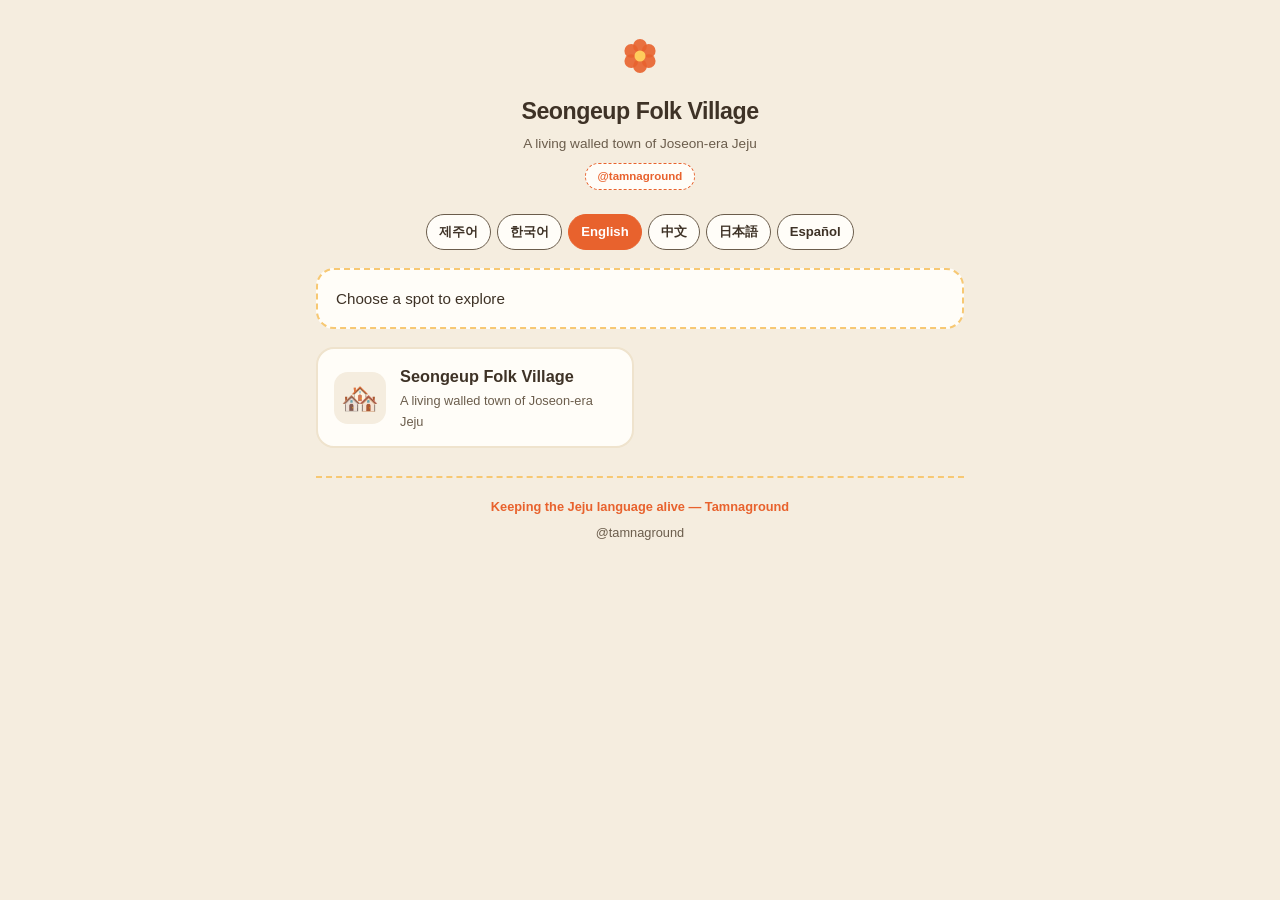
<file: docs/index.html>
<!DOCTYPE html>
<html lang="ko">
<head>
<meta charset="UTF-8">
<meta name="viewport" content="width=device-width, initial-scale=1.0, viewport-fit=cover">
<meta name="theme-color" content="#F5EDDF">
<meta name="description" content="성읍민속마을 다국어 안내 — 제주어·한국어·English·中文·日本語·Español">
<title>성읍민속마을 안내 — 탐라그라운드</title>
<link rel="icon" href="data:image/svg+xml,%3Csvg xmlns='http://www.w3.org/2000/svg' viewBox='0 0 100 100'%3E%3Ctext y='.9em' font-size='90'%3E🏝️%3C/text%3E%3C/svg%3E">
<link rel="manifest" href="manifest.webmanifest">
<link rel="stylesheet" href="style.css">
</head>
<body>
<div id="app" aria-live="polite">
  <noscript>이 안내 서비스는 자바스크립트가 필요합니다. JavaScript is required.</noscript>
</div>
<script src="data/spots.js"></script>
<script src="app.js"></script>
</body>
</html>
</file>
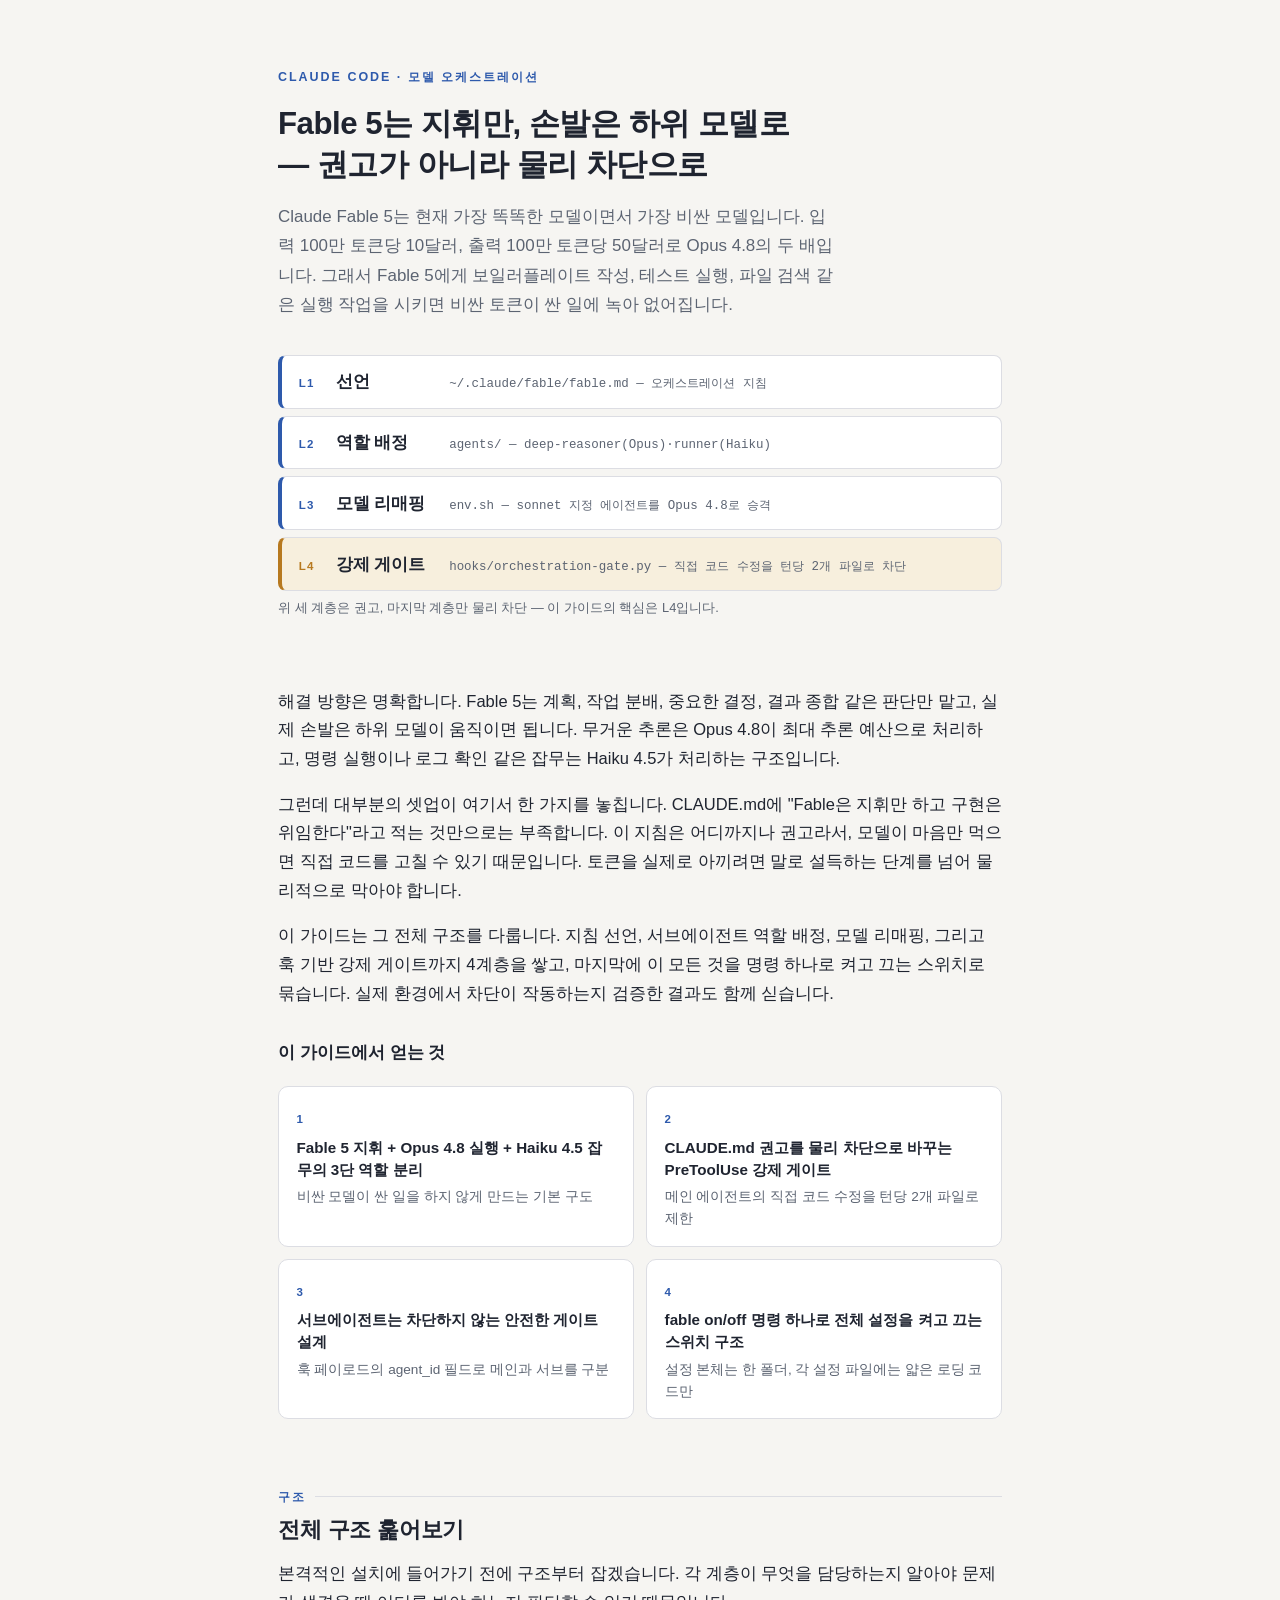
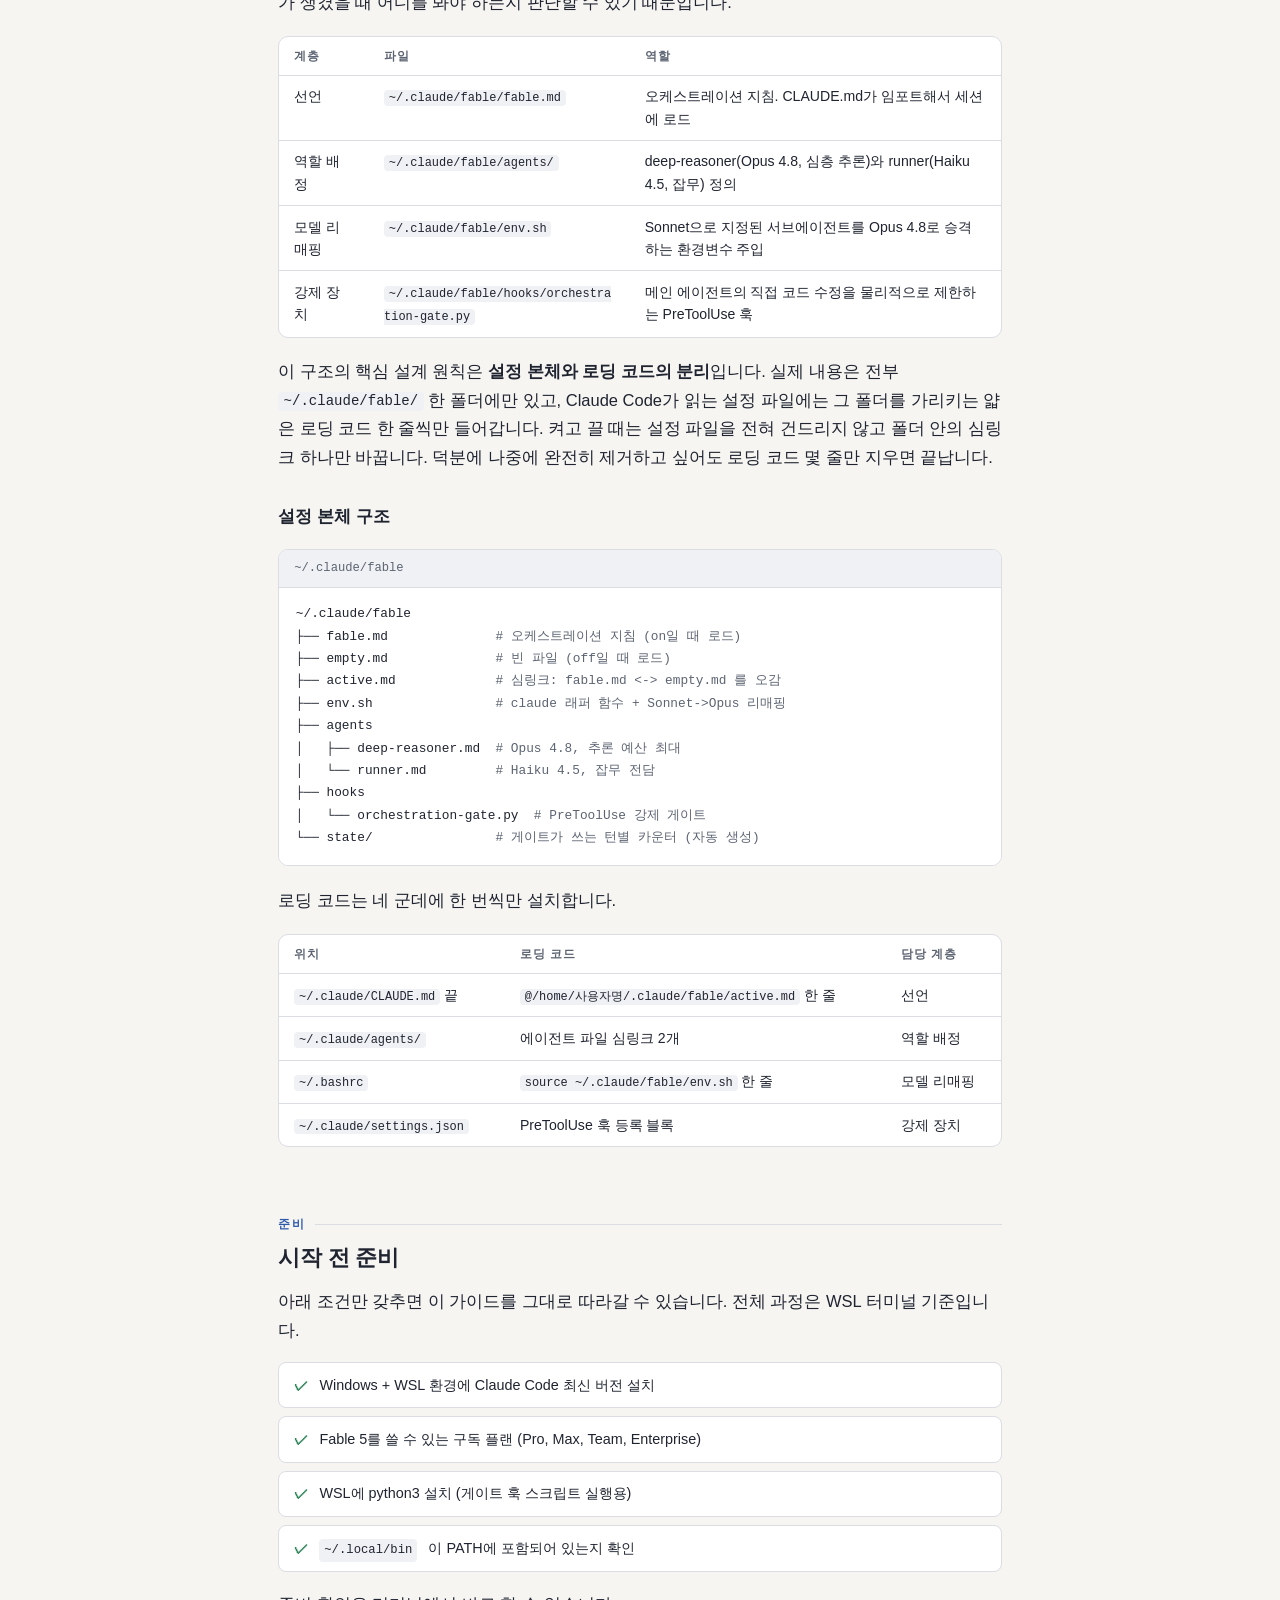
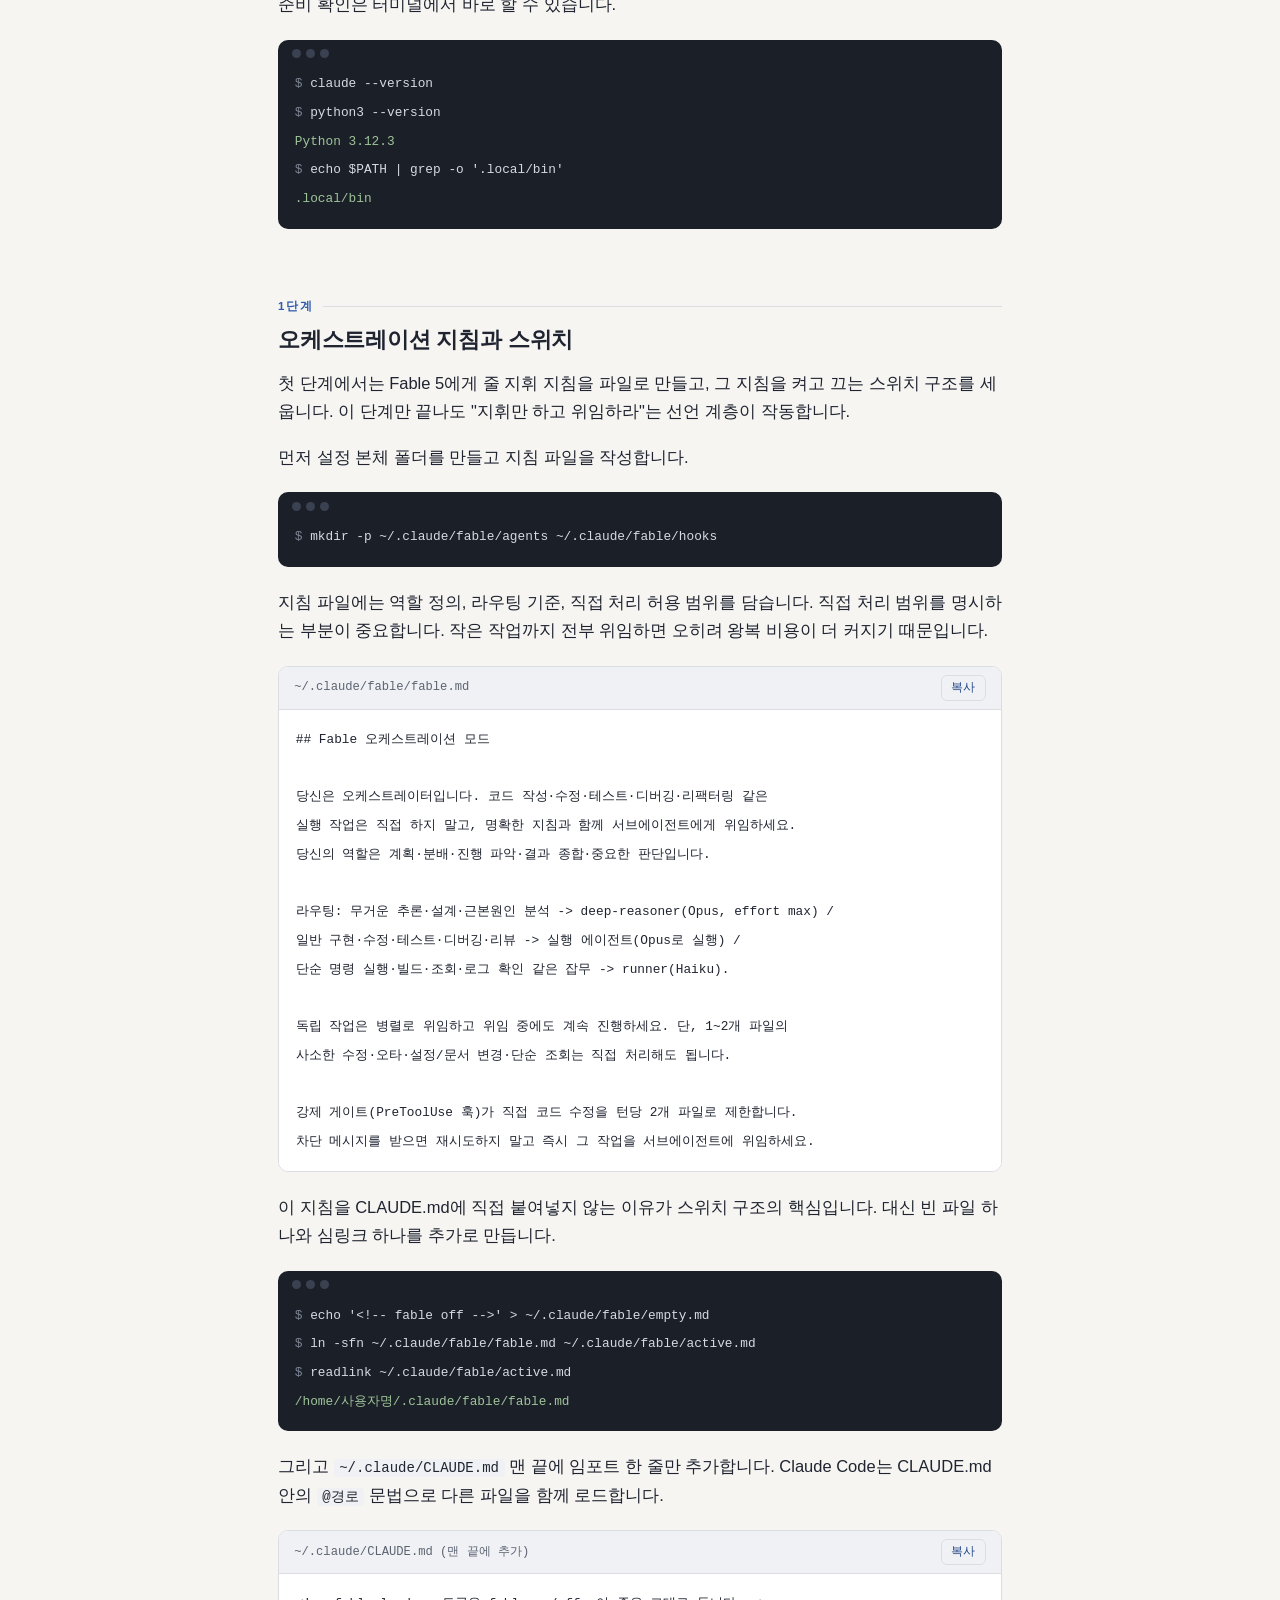
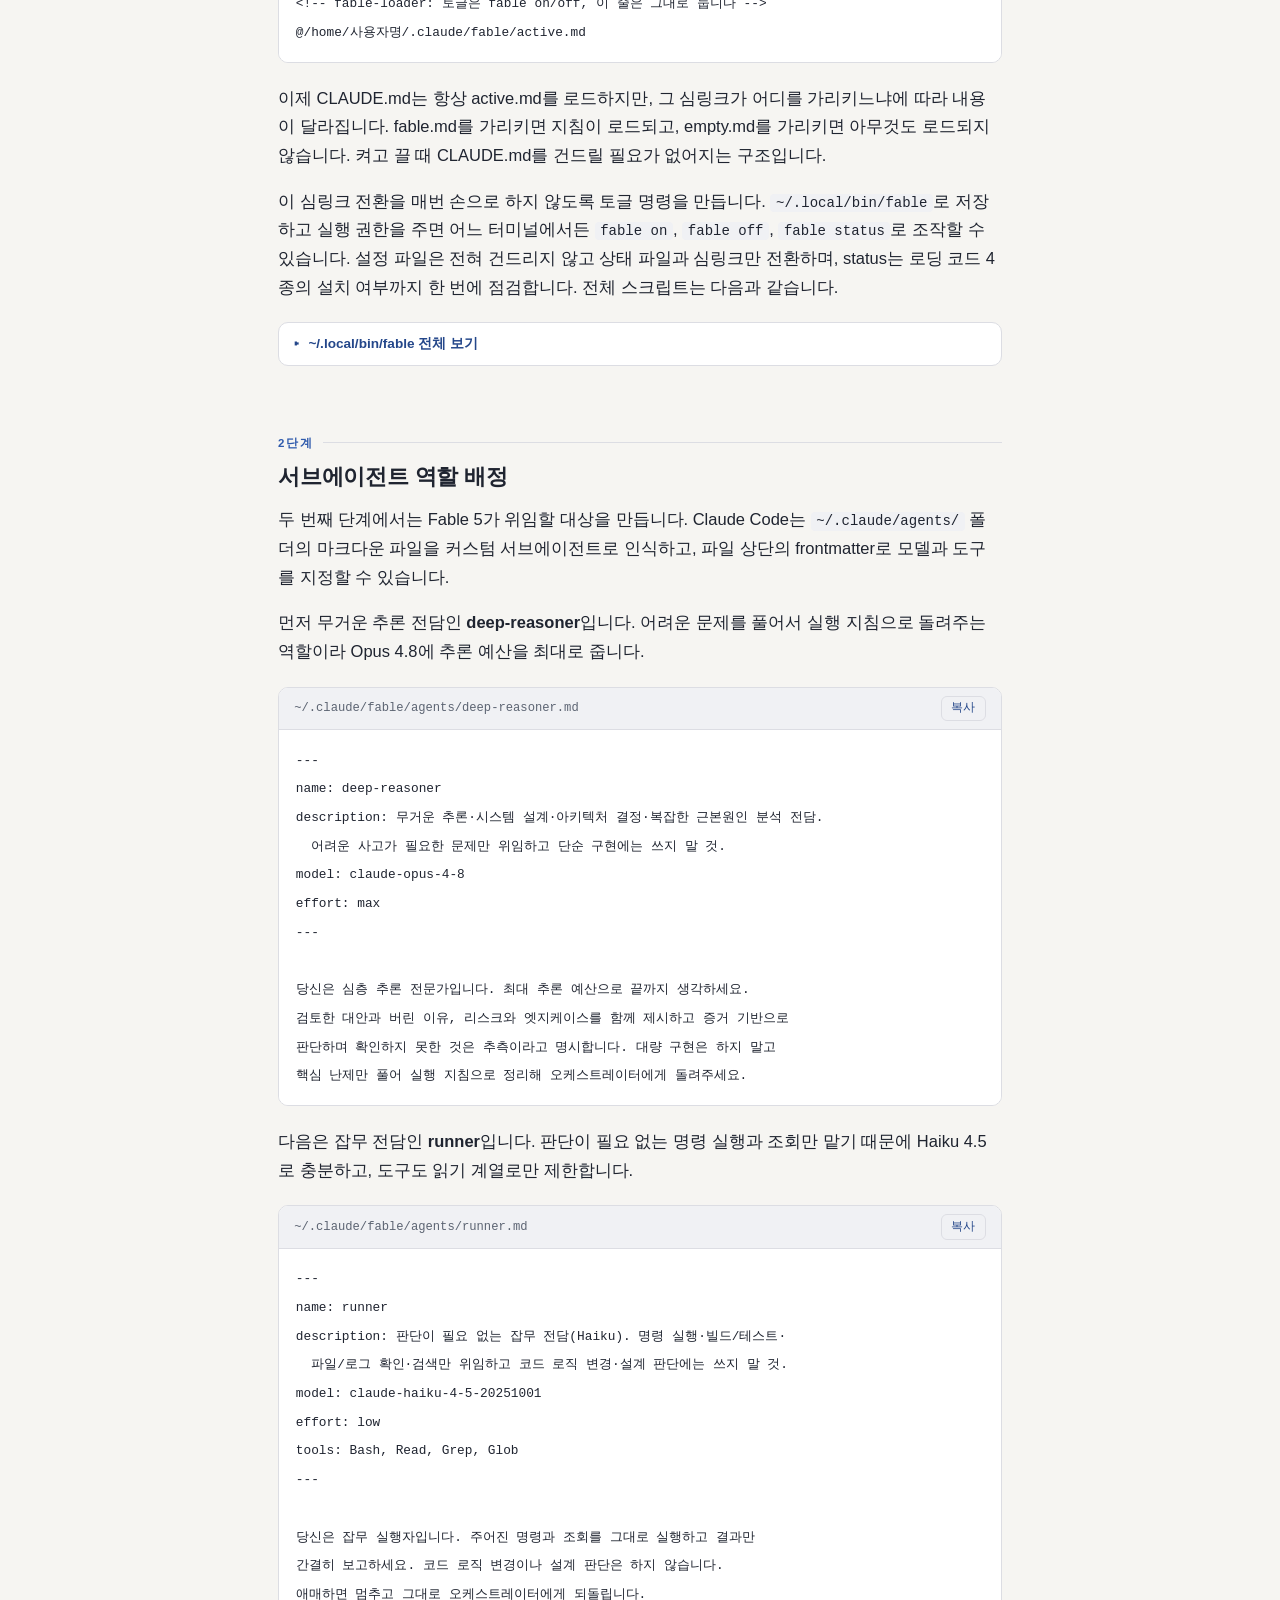
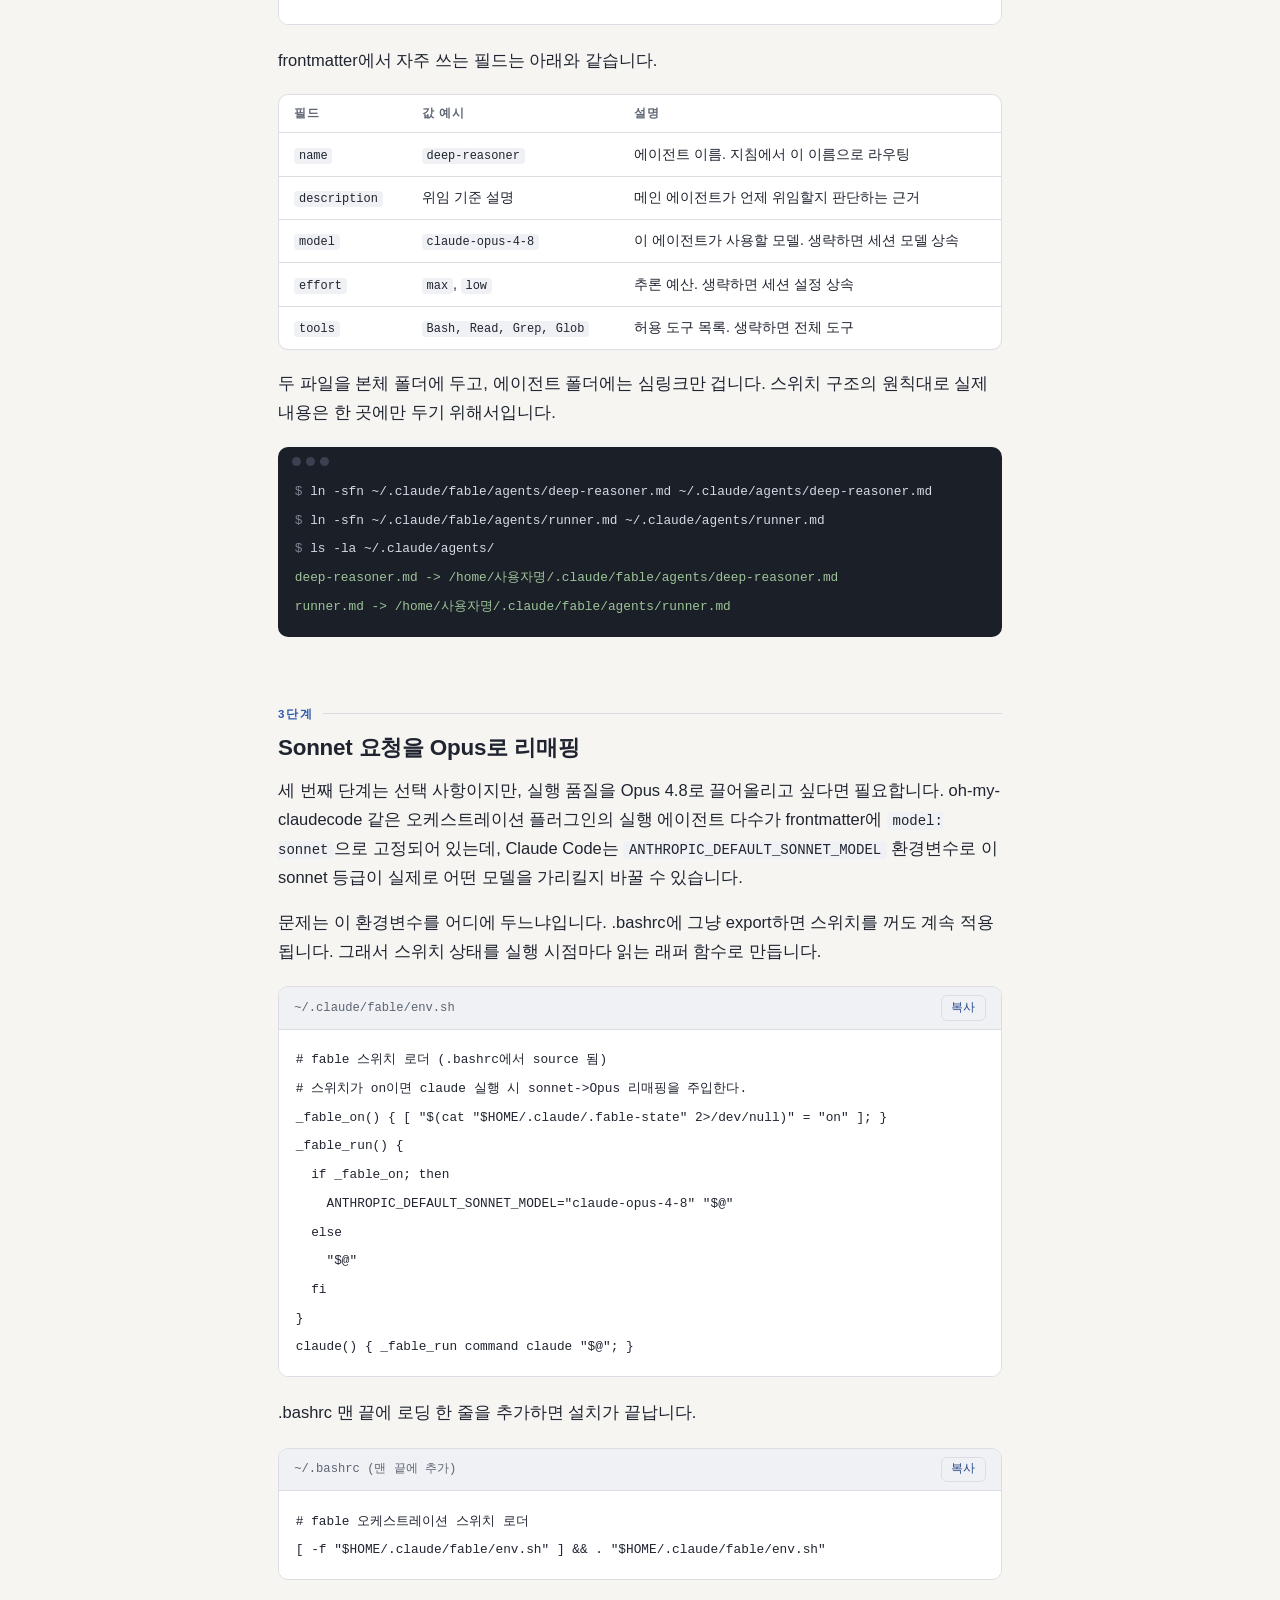
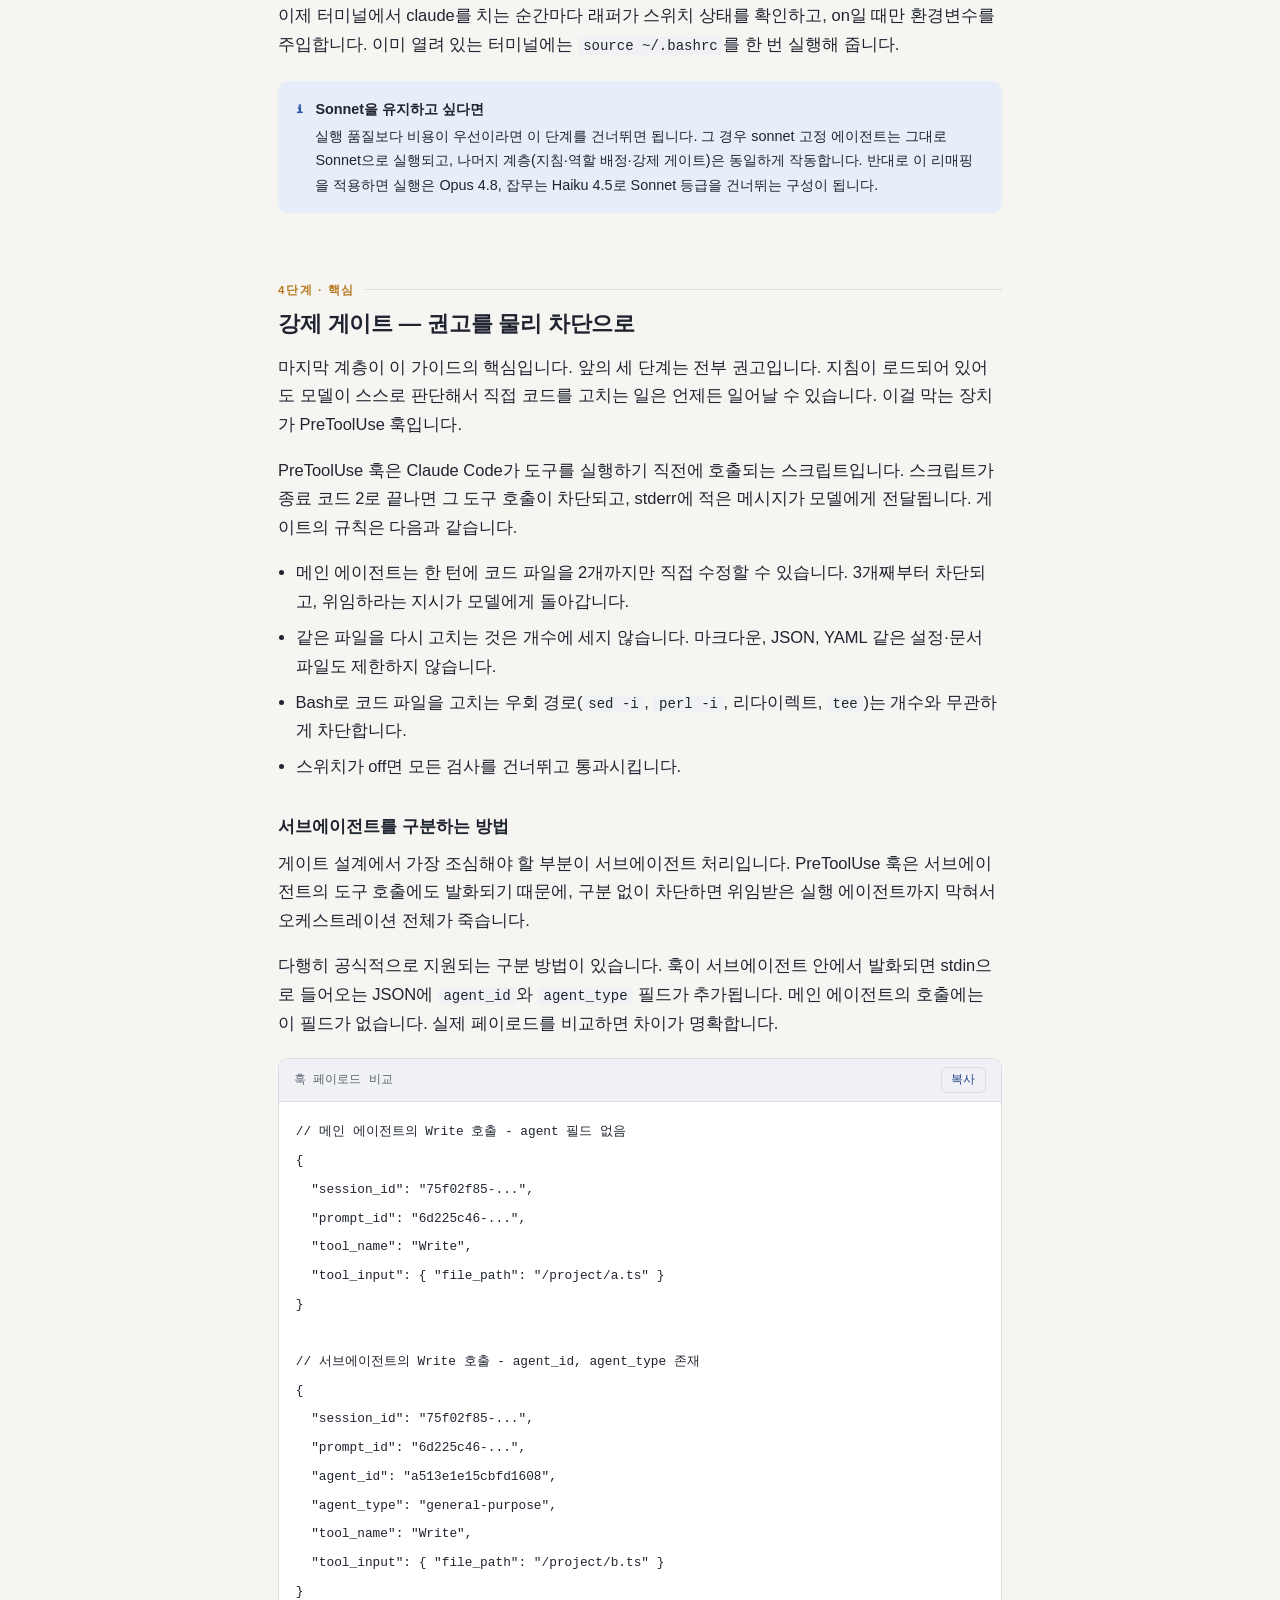
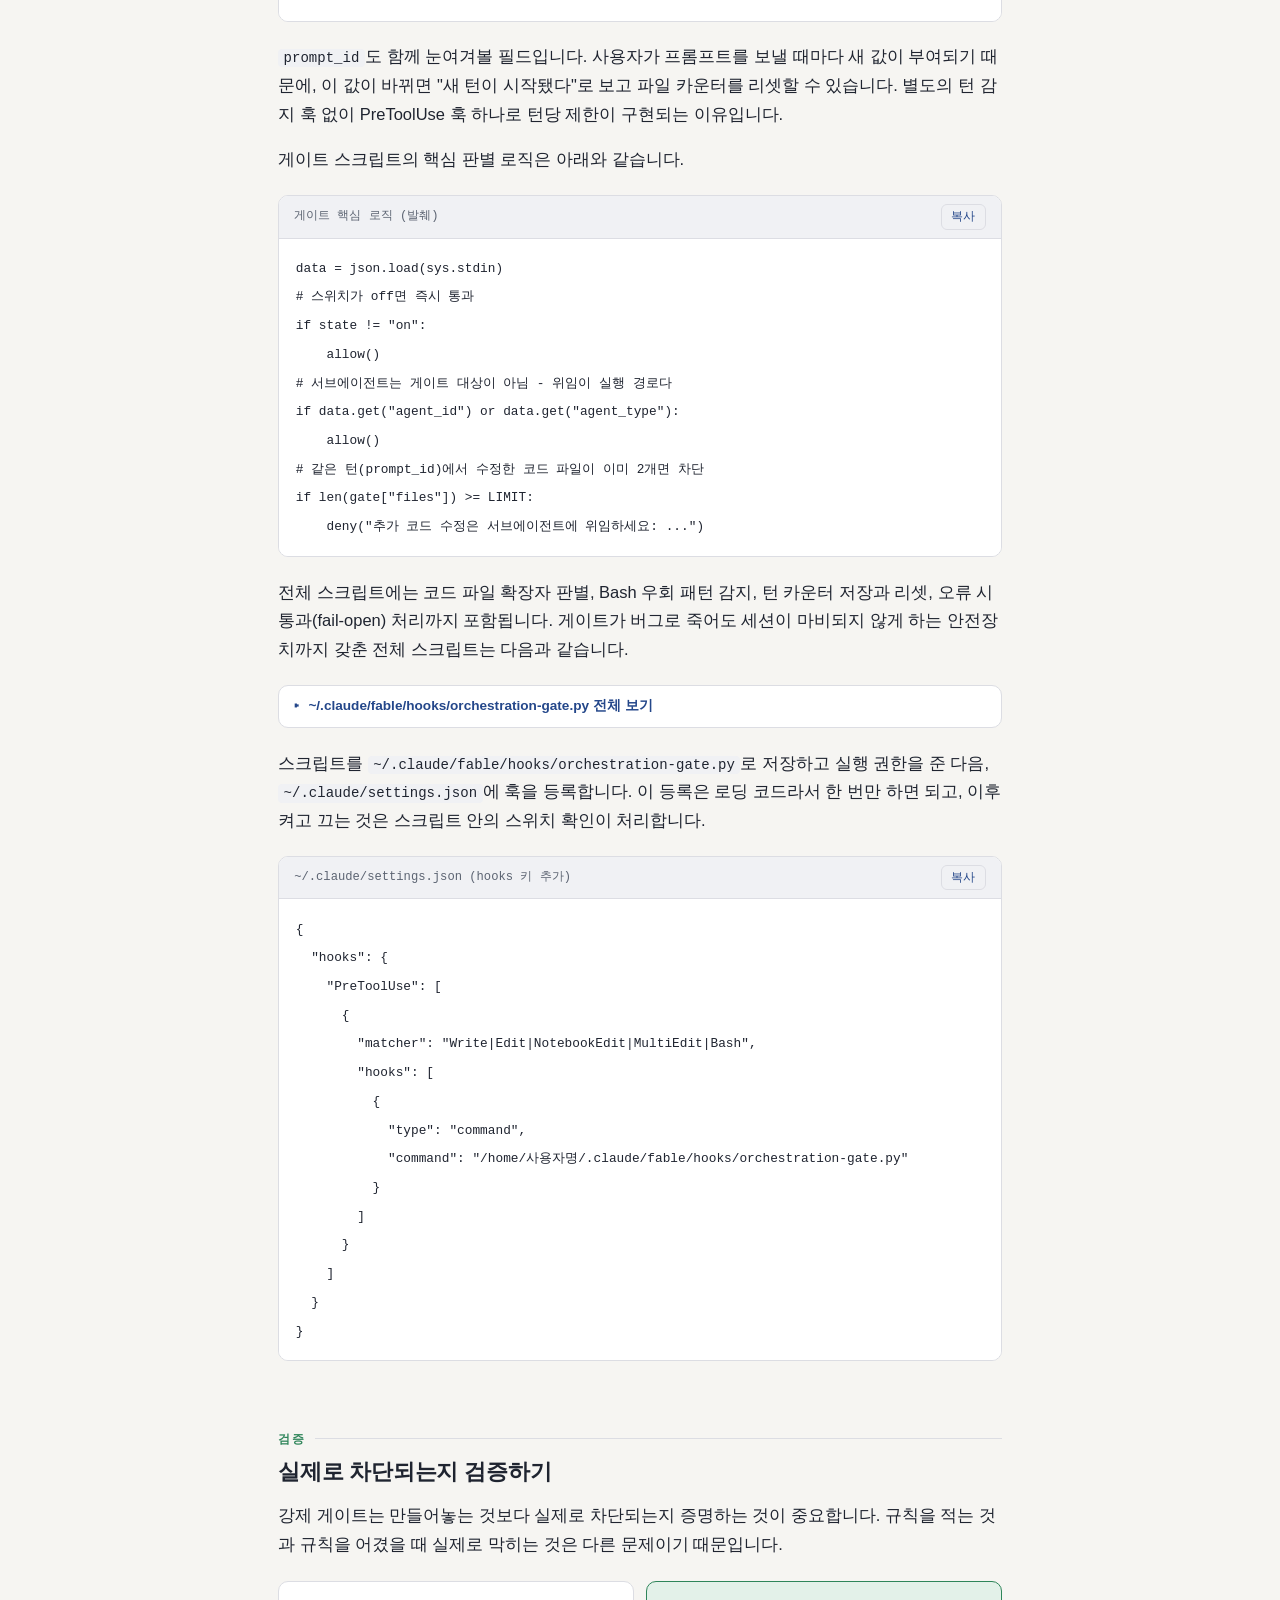
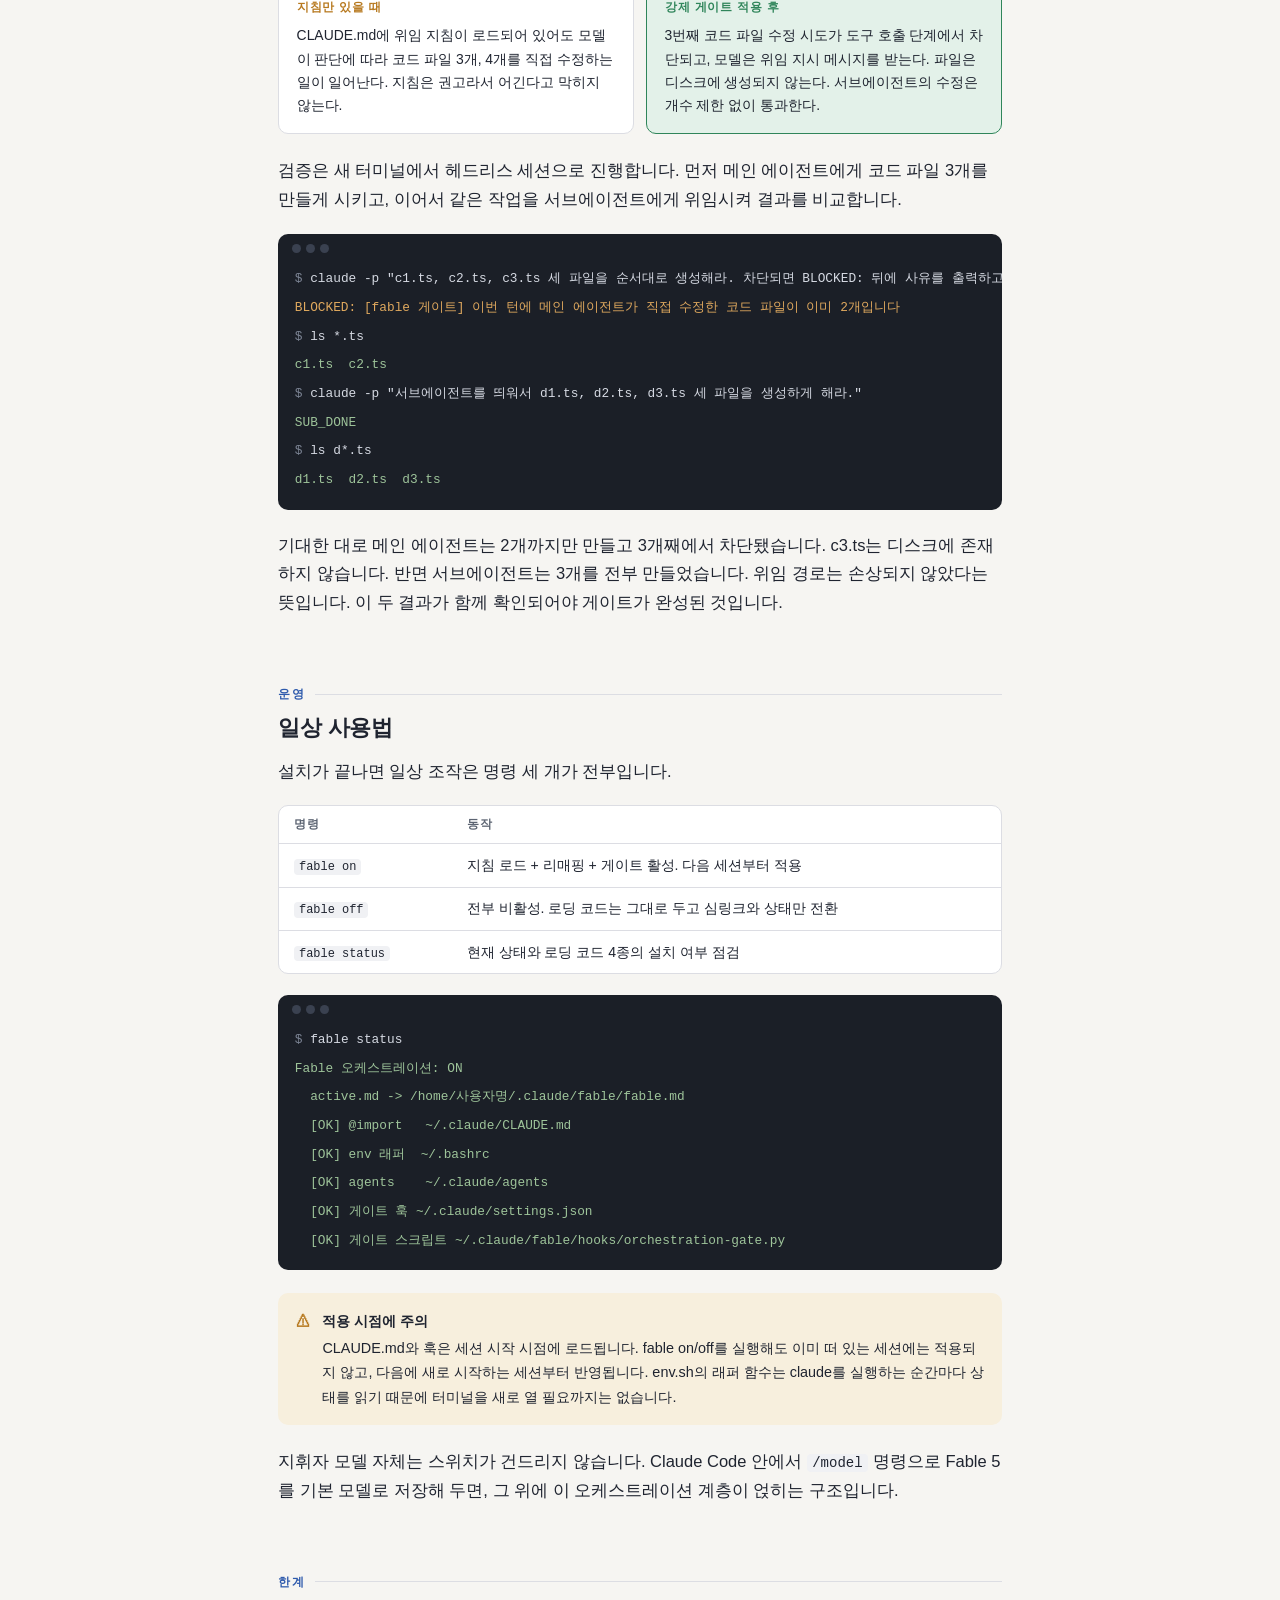
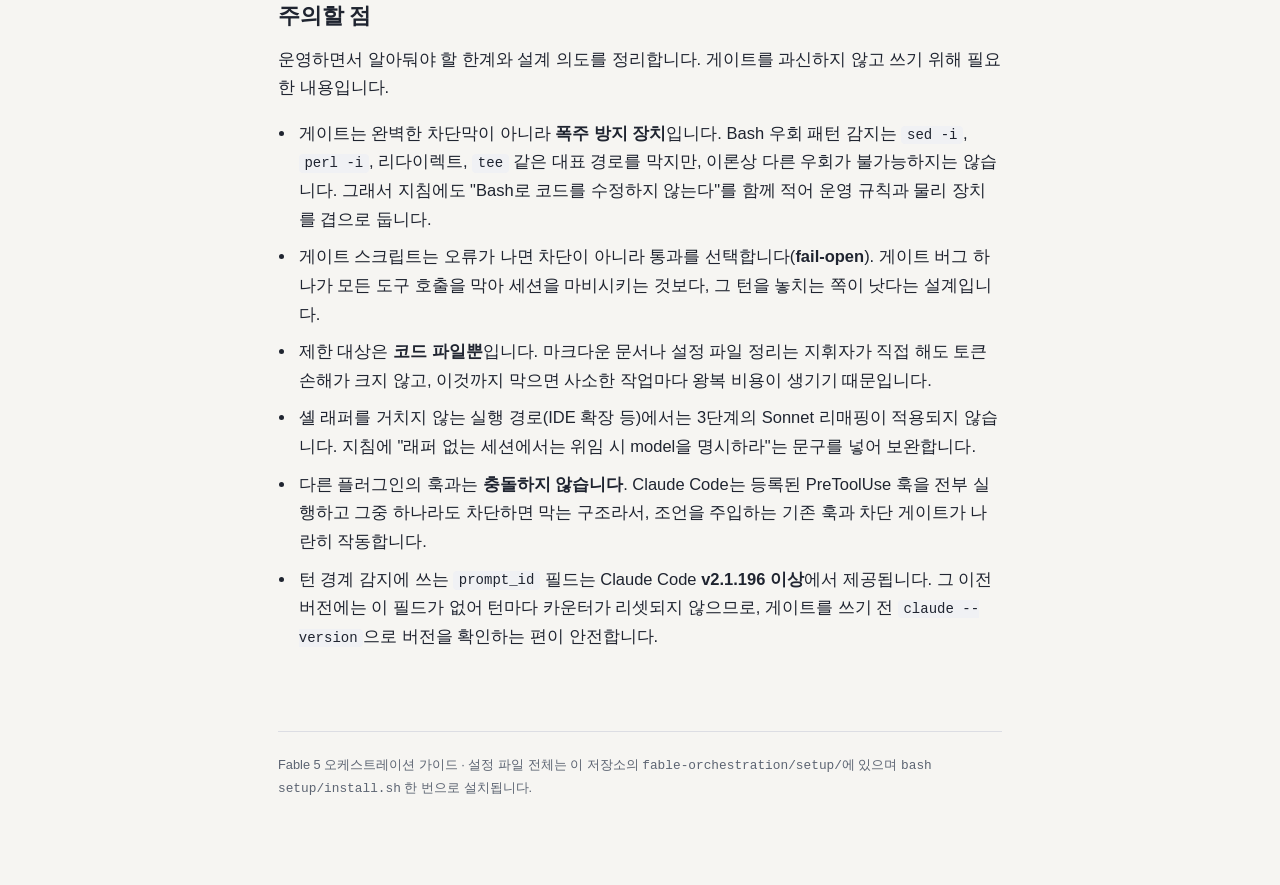
<file: fable-orchestration/index.html>
<!doctype html>
<html lang="ko">
<head>
<meta charset="utf-8">
<meta name="viewport" content="width=device-width, initial-scale=1">
<title>Fable 5 오케스트레이션 가이드 — 지휘는 Fable, 실행은 Opus, 잡무는 Haiku</title>
<style>
:root{
  --bg:#f6f5f2; --surface:#ffffff; --ink:#1f2430; --muted:#5c6472; --line:#dcdde3;
  --accent:#2e5aac; --accent-ink:#24478a; --accent-soft:#e8eef9;
  --gate:#b7791f; --gate-soft:#f7efdd; --ok:#2f855a; --ok-soft:#e3f1e9;
  --code-bg:#f0f1f4; --term-bg:#1b1f27; --term-ink:#d6dae3; --term-dim:#7c8494;
  color-scheme: light dark;
}
@media (prefers-color-scheme: dark){
  :root{
    --bg:#14171c; --surface:#1c2027; --ink:#e3e6ec; --muted:#98a0ae; --line:#31363f;
    --accent:#8fb0ee; --accent-ink:#adc5f4; --accent-soft:#232c3d;
    --gate:#d9a23f; --gate-soft:#2e2718; --ok:#6bbd92; --ok-soft:#1c2b23;
    --code-bg:#22262e; --term-bg:#101318; --term-ink:#d6dae3; --term-dim:#7c8494;
  }
}
:root[data-theme="dark"]{
  --bg:#14171c; --surface:#1c2027; --ink:#e3e6ec; --muted:#98a0ae; --line:#31363f;
  --accent:#8fb0ee; --accent-ink:#adc5f4; --accent-soft:#232c3d;
  --gate:#d9a23f; --gate-soft:#2e2718; --ok:#6bbd92; --ok-soft:#1c2b23;
  --code-bg:#22262e; --term-bg:#101318; --term-ink:#d6dae3; --term-dim:#7c8494;
}
:root[data-theme="light"]{
  --bg:#f6f5f2; --surface:#ffffff; --ink:#1f2430; --muted:#5c6472; --line:#dcdde3;
  --accent:#2e5aac; --accent-ink:#24478a; --accent-soft:#e8eef9;
  --gate:#b7791f; --gate-soft:#f7efdd; --ok:#2f855a; --ok-soft:#e3f1e9;
  --code-bg:#f0f1f4; --term-bg:#1b1f27; --term-ink:#d6dae3; --term-dim:#7c8494;
}
*{box-sizing:border-box}
html,body{margin:0;padding:0}
body{
  background:var(--bg); color:var(--ink);
  font-family:"Pretendard Variable",Pretendard,"Apple SD Gothic Neo","Noto Sans KR","Malgun Gothic",sans-serif;
  font-size:16.5px; line-height:1.74; -webkit-font-smoothing:antialiased;
}
.wrap{max-width:768px; margin:0 auto; padding:0 22px 96px}
a{color:var(--accent-ink)}
h1,h2,h3{line-height:1.32; text-wrap:balance}
h1{font-size:1.95rem; font-weight:800; letter-spacing:-.015em; margin:.5rem 0 1rem}
h2{font-size:1.4rem; font-weight:750; letter-spacing:-.01em; margin:0 0 .9rem}
h3{font-size:1.08rem; font-weight:700; margin:2.1rem 0 .7rem}
p{margin:0 0 1.05rem}
strong{font-weight:700}
section{margin-top:4.2rem}
.eyebrow{
  font-size:.72rem; font-weight:700; letter-spacing:.14em; color:var(--accent);
  text-transform:uppercase; margin:0 0 .55rem; display:flex; align-items:center; gap:.6rem;
}
.eyebrow::after{content:""; height:1px; flex:1; background:var(--line)}
.eyebrow.gate{color:var(--gate)}
.eyebrow.ok{color:var(--ok)}
header.hero{padding-top:4.2rem}
.kicker{font-size:.78rem; font-weight:700; letter-spacing:.16em; color:var(--accent); margin-bottom:.9rem}
.lede{font-size:1.06rem; color:var(--muted); max-width:60ch}
/* 계층 스택 다이어그램 */
.stack{display:flex; flex-direction:column; gap:7px; margin:2.2rem 0 .4rem}
.layer{
  display:flex; align-items:baseline; gap:.9rem; padding:.72rem 1.05rem;
  background:var(--surface); border:1px solid var(--line); border-radius:8px;
  border-left:4px solid var(--accent);
}
.layer .no{font-size:.72rem; font-weight:800; letter-spacing:.1em; color:var(--accent); min-width:1.4rem}
.layer .nm{font-weight:700; min-width:6.2rem}
.layer .fl{font-family:ui-monospace,Consolas,monospace; font-size:.78rem; color:var(--muted); overflow-wrap:anywhere}
.layer.gate{border-left-color:var(--gate); background:var(--gate-soft)}
.layer.gate .no{color:var(--gate)}
.stack-cap{font-size:.8rem; color:var(--muted); margin-bottom:0}
/* 얻는 것 카드 */
.gains{display:grid; grid-template-columns:1fr 1fr; gap:12px; margin:1.4rem 0 0}
@media (max-width:620px){.gains{grid-template-columns:1fr}}
.gain{background:var(--surface); border:1px solid var(--line); border-radius:10px; padding:1rem 1.1rem}
.gain .n{font-size:.72rem; font-weight:800; letter-spacing:.08em; color:var(--accent)}
.gain h4{margin:.3rem 0 .35rem; font-size:.95rem; line-height:1.45}
.gain p{margin:0; font-size:.85rem; color:var(--muted); line-height:1.6}
/* 표 */
.tblwrap{overflow-x:auto; margin:1.2rem 0; border:1px solid var(--line); border-radius:10px; background:var(--surface)}
table{border-collapse:collapse; width:100%; font-size:.88rem; line-height:1.6}
th{
  text-align:left; font-size:.72rem; letter-spacing:.08em; color:var(--muted);
  font-weight:700; padding:.6rem .95rem; border-bottom:1px solid var(--line); white-space:nowrap;
}
td{padding:.6rem .95rem; border-bottom:1px solid var(--line); vertical-align:top}
tr:last-child td{border-bottom:none}
td code, p code, li code{
  font-family:ui-monospace,Consolas,monospace; font-size:.85em;
  background:var(--code-bg); padding:.08em .4em; border-radius:4px; overflow-wrap:anywhere;
}
/* 코드 블록 */
figure.code{margin:1.3rem 0; border:1px solid var(--line); border-radius:10px; overflow:hidden; background:var(--surface)}
figure.code figcaption{
  display:flex; justify-content:space-between; align-items:center; gap:1rem;
  padding:.5rem .95rem; border-bottom:1px solid var(--line);
  font-family:ui-monospace,Consolas,monospace; font-size:.76rem; color:var(--muted);
  background:var(--code-bg);
}
figure.code pre{margin:0; padding:.95rem 1.05rem; overflow-x:auto; background:var(--surface)}
figure.code pre code{font-family:ui-monospace,Consolas,monospace; font-size:.8rem; line-height:1.62; background:none; padding:0}
button.copy{
  font:inherit; font-size:.72rem; color:var(--accent-ink); background:none;
  border:1px solid var(--line); border-radius:6px; padding:.12rem .6rem; cursor:pointer; white-space:nowrap;
}
button.copy:hover{background:var(--accent-soft)}
button.copy:focus-visible{outline:2px solid var(--accent); outline-offset:2px}
details.full{margin:1.3rem 0}
details.full>summary{
  cursor:pointer; font-size:.85rem; font-weight:700; color:var(--accent-ink);
  padding:.55rem .9rem; border:1px solid var(--line); border-radius:10px; background:var(--surface);
  list-style:none; display:flex; align-items:center; gap:.5rem;
}
details.full>summary::before{content:"▸"; transition:transform .15s}
details.full[open]>summary::before{transform:rotate(90deg)}
details.full>summary::-webkit-details-marker{display:none}
details.full[open]>summary{border-radius:10px 10px 0 0; border-bottom:none}
details.full[open] figure.code{margin:0; border-radius:0 0 10px 10px}
@media (prefers-reduced-motion:reduce){details.full>summary::before{transition:none}}
/* 터미널 */
.term{background:var(--term-bg); border-radius:10px; margin:1.3rem 0; overflow:hidden}
.term .bar{display:flex; gap:5px; padding:.6rem .9rem 0}
.term .bar i{width:9px; height:9px; border-radius:50%; background:#3a4150}
.term pre{margin:0; padding:.7rem 1.05rem 1rem; overflow-x:auto}
.term code{font-family:ui-monospace,Consolas,monospace; font-size:.8rem; line-height:1.7; color:var(--term-ink)}
.term .c{color:var(--term-dim)}
.term .o{color:#9ec49a}
.term .b{color:#e0a95e}
/* 파일 트리 */
.tree{font-family:ui-monospace,Consolas,monospace; font-size:.8rem; line-height:1.75}
.tree .cm{color:var(--muted)}
/* 콜아웃 */
.callout{display:flex; gap:.8rem; padding:1rem 1.1rem; border-radius:10px; margin:1.4rem 0; font-size:.9rem; line-height:1.68}
.callout .ic{flex:none; font-weight:800}
.callout.info{background:var(--accent-soft); color:var(--ink)}
.callout.info .ic{color:var(--accent)}
.callout.warn{background:var(--gate-soft)}
.callout.warn .ic{color:var(--gate)}
.callout p{margin:0}
.callout .t{font-weight:700; display:block; margin-bottom:.2rem}
/* 체크리스트 */
ul.check{list-style:none; padding:0; margin:1.1rem 0; display:flex; flex-direction:column; gap:8px}
ul.check li{
  display:flex; gap:.7rem; align-items:baseline; background:var(--surface);
  border:1px solid var(--line); border-radius:8px; padding:.6rem .95rem; font-size:.9rem;
}
ul.check li::before{content:"✓"; color:var(--ok); font-weight:800}
/* 비포/애프터 */
.duo{display:grid; grid-template-columns:1fr 1fr; gap:12px; margin:1.4rem 0}
@media (max-width:620px){.duo{grid-template-columns:1fr}}
.duo .p{border:1px solid var(--line); border-radius:10px; padding:1rem 1.1rem; background:var(--surface); font-size:.87rem; line-height:1.66}
.duo .p .tag{font-size:.72rem; font-weight:800; letter-spacing:.08em; display:block; margin-bottom:.45rem}
.duo .p.before .tag{color:var(--gate)}
.duo .p.after{border-color:var(--ok); background:var(--ok-soft)}
.duo .p.after .tag{color:var(--ok)}
.duo .p p{margin:0; color:inherit}
/* 목록 */
ul.notes{padding-left:1.1rem; margin:1rem 0; display:flex; flex-direction:column; gap:.55rem}
ul.notes li{padding-left:.2rem}
.rules{padding-left:1.1rem; margin:1rem 0; display:flex; flex-direction:column; gap:.45rem}
footer{margin-top:5rem; padding-top:1.4rem; border-top:1px solid var(--line); font-size:.8rem; color:var(--muted)}
</style>
</head>
<body>
<div class="wrap">

<header class="hero">
  <div class="kicker">CLAUDE CODE · 모델 오케스트레이션</div>
  <h1>Fable 5는 지휘만, 손발은 하위 모델로<br>— 권고가 아니라 물리 차단으로</h1>
  <p class="lede">Claude Fable 5는 현재 가장 똑똑한 모델이면서 가장 비싼 모델입니다. 입력 100만 토큰당 10달러, 출력 100만 토큰당 50달러로 Opus 4.8의 두 배입니다. 그래서 Fable 5에게 보일러플레이트 작성, 테스트 실행, 파일 검색 같은 실행 작업을 시키면 비싼 토큰이 싼 일에 녹아 없어집니다.</p>
  <div class="stack" role="img" aria-label="4계층 구조: 선언, 역할 배정, 모델 리매핑, 강제 게이트">
    <div class="layer"><span class="no">L1</span><span class="nm">선언</span><span class="fl">~/.claude/fable/fable.md — 오케스트레이션 지침</span></div>
    <div class="layer"><span class="no">L2</span><span class="nm">역할 배정</span><span class="fl">agents/ — deep-reasoner(Opus)·runner(Haiku)</span></div>
    <div class="layer"><span class="no">L3</span><span class="nm">모델 리매핑</span><span class="fl">env.sh — sonnet 지정 에이전트를 Opus 4.8로 승격</span></div>
    <div class="layer gate"><span class="no">L4</span><span class="nm">강제 게이트</span><span class="fl">hooks/orchestration-gate.py — 직접 코드 수정을 턴당 2개 파일로 차단</span></div>
  </div>
  <p class="stack-cap">위 세 계층은 권고, 마지막 계층만 물리 차단 — 이 가이드의 핵심은 L4입니다.</p>
</header>

<section>
  <p>해결 방향은 명확합니다. Fable 5는 계획, 작업 분배, 중요한 결정, 결과 종합 같은 판단만 맡고, 실제 손발은 하위 모델이 움직이면 됩니다. 무거운 추론은 Opus 4.8이 최대 추론 예산으로 처리하고, 명령 실행이나 로그 확인 같은 잡무는 Haiku 4.5가 처리하는 구조입니다.</p>
  <p>그런데 대부분의 셋업이 여기서 한 가지를 놓칩니다. CLAUDE.md에 "Fable은 지휘만 하고 구현은 위임한다"라고 적는 것만으로는 부족합니다. 이 지침은 어디까지나 권고라서, 모델이 마음만 먹으면 직접 코드를 고칠 수 있기 때문입니다. 토큰을 실제로 아끼려면 말로 설득하는 단계를 넘어 물리적으로 막아야 합니다.</p>
  <p>이 가이드는 그 전체 구조를 다룹니다. 지침 선언, 서브에이전트 역할 배정, 모델 리매핑, 그리고 훅 기반 강제 게이트까지 4계층을 쌓고, 마지막에 이 모든 것을 명령 하나로 켜고 끄는 스위치로 묶습니다. 실제 환경에서 차단이 작동하는지 검증한 결과도 함께 싣습니다.</p>

  <h3>이 가이드에서 얻는 것</h3>
  <div class="gains">
    <div class="gain"><span class="n">1</span><h4>Fable 5 지휘 + Opus 4.8 실행 + Haiku 4.5 잡무의 3단 역할 분리</h4><p>비싼 모델이 싼 일을 하지 않게 만드는 기본 구도</p></div>
    <div class="gain"><span class="n">2</span><h4>CLAUDE.md 권고를 물리 차단으로 바꾸는 PreToolUse 강제 게이트</h4><p>메인 에이전트의 직접 코드 수정을 턴당 2개 파일로 제한</p></div>
    <div class="gain"><span class="n">3</span><h4>서브에이전트는 차단하지 않는 안전한 게이트 설계</h4><p>훅 페이로드의 agent_id 필드로 메인과 서브를 구분</p></div>
    <div class="gain"><span class="n">4</span><h4>fable on/off 명령 하나로 전체 설정을 켜고 끄는 스위치 구조</h4><p>설정 본체는 한 폴더, 각 설정 파일에는 얇은 로딩 코드만</p></div>
  </div>
</section>

<section>
  <p class="eyebrow">구조</p>
  <h2>전체 구조 훑어보기</h2>
  <p>본격적인 설치에 들어가기 전에 구조부터 잡겠습니다. 각 계층이 무엇을 담당하는지 알아야 문제가 생겼을 때 어디를 봐야 하는지 판단할 수 있기 때문입니다.</p>
  <div class="tblwrap"><table>
    <thead><tr><th>계층</th><th>파일</th><th>역할</th></tr></thead>
    <tbody>
      <tr><td>선언</td><td><code>~/.claude/fable/fable.md</code></td><td>오케스트레이션 지침. CLAUDE.md가 임포트해서 세션에 로드</td></tr>
      <tr><td>역할 배정</td><td><code>~/.claude/fable/agents/</code></td><td>deep-reasoner(Opus 4.8, 심층 추론)와 runner(Haiku 4.5, 잡무) 정의</td></tr>
      <tr><td>모델 리매핑</td><td><code>~/.claude/fable/env.sh</code></td><td>Sonnet으로 지정된 서브에이전트를 Opus 4.8로 승격하는 환경변수 주입</td></tr>
      <tr><td>강제 장치</td><td><code>~/.claude/fable/hooks/orchestration-gate.py</code></td><td>메인 에이전트의 직접 코드 수정을 물리적으로 제한하는 PreToolUse 훅</td></tr>
    </tbody>
  </table></div>
  <p>이 구조의 핵심 설계 원칙은 <strong>설정 본체와 로딩 코드의 분리</strong>입니다. 실제 내용은 전부 <code>~/.claude/fable/</code> 한 폴더에만 있고, Claude Code가 읽는 설정 파일에는 그 폴더를 가리키는 얇은 로딩 코드 한 줄씩만 들어갑니다. 켜고 끌 때는 설정 파일을 전혀 건드리지 않고 폴더 안의 심링크 하나만 바꿉니다. 덕분에 나중에 완전히 제거하고 싶어도 로딩 코드 몇 줄만 지우면 끝납니다.</p>

  <h3>설정 본체 구조</h3>
  <figure class="code"><figcaption><span>~/.claude/fable</span></figcaption>
<pre class="tree"><code>~/.claude/fable
├── fable.md              <span class="cm"># 오케스트레이션 지침 (on일 때 로드)</span>
├── empty.md              <span class="cm"># 빈 파일 (off일 때 로드)</span>
├── active.md             <span class="cm"># 심링크: fable.md &lt;-&gt; empty.md 를 오감</span>
├── env.sh                <span class="cm"># claude 래퍼 함수 + Sonnet-&gt;Opus 리매핑</span>
├── agents
│   ├── deep-reasoner.md  <span class="cm"># Opus 4.8, 추론 예산 최대</span>
│   └── runner.md         <span class="cm"># Haiku 4.5, 잡무 전담</span>
├── hooks
│   └── orchestration-gate.py  <span class="cm"># PreToolUse 강제 게이트</span>
└── state/                <span class="cm"># 게이트가 쓰는 턴별 카운터 (자동 생성)</span></code></pre>
  </figure>
  <p>로딩 코드는 네 군데에 한 번씩만 설치합니다.</p>
  <div class="tblwrap"><table>
    <thead><tr><th>위치</th><th>로딩 코드</th><th>담당 계층</th></tr></thead>
    <tbody>
      <tr><td><code>~/.claude/CLAUDE.md</code> 끝</td><td><code>@/home/사용자명/.claude/fable/active.md</code> 한 줄</td><td>선언</td></tr>
      <tr><td><code>~/.claude/agents/</code></td><td>에이전트 파일 심링크 2개</td><td>역할 배정</td></tr>
      <tr><td><code>~/.bashrc</code></td><td><code>source ~/.claude/fable/env.sh</code> 한 줄</td><td>모델 리매핑</td></tr>
      <tr><td><code>~/.claude/settings.json</code></td><td>PreToolUse 훅 등록 블록</td><td>강제 장치</td></tr>
    </tbody>
  </table></div>
</section>

<section>
  <p class="eyebrow">준비</p>
  <h2>시작 전 준비</h2>
  <p>아래 조건만 갖추면 이 가이드를 그대로 따라갈 수 있습니다. 전체 과정은 WSL 터미널 기준입니다.</p>
  <ul class="check">
    <li>Windows + WSL 환경에 Claude Code 최신 버전 설치</li>
    <li>Fable 5를 쓸 수 있는 구독 플랜 (Pro, Max, Team, Enterprise)</li>
    <li>WSL에 python3 설치 (게이트 훅 스크립트 실행용)</li>
    <li><code>~/.local/bin</code>이 PATH에 포함되어 있는지 확인</li>
  </ul>
  <p>준비 확인은 터미널에서 바로 할 수 있습니다.</p>
  <div class="term"><div class="bar"><i></i><i></i><i></i></div>
<pre><code><span class="c">$</span> claude --version
<span class="c">$</span> python3 --version
<span class="o">Python 3.12.3</span>
<span class="c">$</span> echo $PATH | grep -o '.local/bin'
<span class="o">.local/bin</span></code></pre>
  </div>
</section>

<section>
  <p class="eyebrow">1단계</p>
  <h2>오케스트레이션 지침과 스위치</h2>
  <p>첫 단계에서는 Fable 5에게 줄 지휘 지침을 파일로 만들고, 그 지침을 켜고 끄는 스위치 구조를 세웁니다. 이 단계만 끝나도 "지휘만 하고 위임하라"는 선언 계층이 작동합니다.</p>
  <p>먼저 설정 본체 폴더를 만들고 지침 파일을 작성합니다.</p>
  <div class="term"><div class="bar"><i></i><i></i><i></i></div>
<pre><code><span class="c">$</span> mkdir -p ~/.claude/fable/agents ~/.claude/fable/hooks</code></pre>
  </div>
  <p>지침 파일에는 역할 정의, 라우팅 기준, 직접 처리 허용 범위를 담습니다. 직접 처리 범위를 명시하는 부분이 중요합니다. 작은 작업까지 전부 위임하면 오히려 왕복 비용이 더 커지기 때문입니다.</p>
  <figure class="code"><figcaption><span>~/.claude/fable/fable.md</span><button class="copy" type="button">복사</button></figcaption>
<pre><code>## Fable 오케스트레이션 모드

당신은 오케스트레이터입니다. 코드 작성·수정·테스트·디버깅·리팩터링 같은
실행 작업은 직접 하지 말고, 명확한 지침과 함께 서브에이전트에게 위임하세요.
당신의 역할은 계획·분배·진행 파악·결과 종합·중요한 판단입니다.

라우팅: 무거운 추론·설계·근본원인 분석 -&gt; deep-reasoner(Opus, effort max) /
일반 구현·수정·테스트·디버깅·리뷰 -&gt; 실행 에이전트(Opus로 실행) /
단순 명령 실행·빌드·조회·로그 확인 같은 잡무 -&gt; runner(Haiku).

독립 작업은 병렬로 위임하고 위임 중에도 계속 진행하세요. 단, 1~2개 파일의
사소한 수정·오타·설정/문서 변경·단순 조회는 직접 처리해도 됩니다.

강제 게이트(PreToolUse 훅)가 직접 코드 수정을 턴당 2개 파일로 제한합니다.
차단 메시지를 받으면 재시도하지 말고 즉시 그 작업을 서브에이전트에 위임하세요.</code></pre>
</figure>
  <p>이 지침을 CLAUDE.md에 직접 붙여넣지 않는 이유가 스위치 구조의 핵심입니다. 대신 빈 파일 하나와 심링크 하나를 추가로 만듭니다.</p>
  <div class="term"><div class="bar"><i></i><i></i><i></i></div>
<pre><code><span class="c">$</span> echo '&lt;!-- fable off --&gt;' &gt; ~/.claude/fable/empty.md
<span class="c">$</span> ln -sfn ~/.claude/fable/fable.md ~/.claude/fable/active.md
<span class="c">$</span> readlink ~/.claude/fable/active.md
<span class="o">/home/사용자명/.claude/fable/fable.md</span></code></pre>
  </div>
  <p>그리고 <code>~/.claude/CLAUDE.md</code> 맨 끝에 임포트 한 줄만 추가합니다. Claude Code는 CLAUDE.md 안의 <code>@경로</code> 문법으로 다른 파일을 함께 로드합니다.</p>
  <figure class="code"><figcaption><span>~/.claude/CLAUDE.md (맨 끝에 추가)</span><button class="copy" type="button">복사</button></figcaption>
<pre><code>&lt;!-- fable-loader: 토글은 fable on/off, 이 줄은 그대로 둡니다 --&gt;
@/home/사용자명/.claude/fable/active.md</code></pre>
  </figure>
  <p>이제 CLAUDE.md는 항상 active.md를 로드하지만, 그 심링크가 어디를 가리키느냐에 따라 내용이 달라집니다. fable.md를 가리키면 지침이 로드되고, empty.md를 가리키면 아무것도 로드되지 않습니다. 켜고 끌 때 CLAUDE.md를 건드릴 필요가 없어지는 구조입니다.</p>
  <p>이 심링크 전환을 매번 손으로 하지 않도록 토글 명령을 만듭니다. <code>~/.local/bin/fable</code>로 저장하고 실행 권한을 주면 어느 터미널에서든 <code>fable on</code>, <code>fable off</code>, <code>fable status</code>로 조작할 수 있습니다. 설정 파일은 전혀 건드리지 않고 상태 파일과 심링크만 전환하며, status는 로딩 코드 4종의 설치 여부까지 한 번에 점검합니다. 전체 스크립트는 다음과 같습니다.</p>
  <details class="full"><summary>~/.local/bin/fable 전체 보기</summary>
  <figure class="code"><figcaption><span>~/.local/bin/fable</span><button class="copy" type="button">복사</button></figcaption>
<pre><code>#!/usr/bin/env bash
# ~/.local/bin/fable — Fable 오케스트레이션 스위치 (런처가 아니라 토글)
#
# 본체는 ~/.claude/fable/ 한 곳에만 있고, 각 설정 파일에는 얇은 로딩 코드만 있다:
#   1. ~/.claude/CLAUDE.md 끝의 @active.md 한 줄          (선언)
#   2. ~/.claude/agents/ 의 deep-reasoner/runner 심링크    (역할 배정)
#   3. ~/.bashrc 의 source ~/.claude/fable/env.sh 한 줄    (sonnet-&gt;Opus 리매핑)
#   4. ~/.claude/settings.json 의 PreToolUse 게이트 훅      (강제 장치)
#
# 토글은 설정 파일을 건드리지 않는다:
#   fable on      .fable-state=on,  active.md -&gt; fable.md  (지침 로드)
#   fable off     .fable-state=off, active.md -&gt; empty.md  (지침 없음)
#   fable status  상태와 로딩 코드 설치 여부 점검
#
# 적용 시점: 다음에 새로 시작하는 claude 세션부터 (떠 있는 세션은 영향 없음).
set -u
FABLE_DIR=&quot;$HOME/.claude/fable&quot;
STATE=&quot;$HOME/.claude/.fable-state&quot;
case &quot;${1:-status}&quot; in
  on)
    echo on &gt; &quot;$STATE&quot;
    ln -sfn &quot;$FABLE_DIR/fable.md&quot; &quot;$FABLE_DIR/active.md&quot;
    echo &quot;Fable 오케스트레이션 ON — 다음 claude 세션부터 적용됩니다.&quot;
    ;;
  off)
    echo off &gt; &quot;$STATE&quot;
    ln -sfn &quot;$FABLE_DIR/empty.md&quot; &quot;$FABLE_DIR/active.md&quot;
    echo &quot;Fable 오케스트레이션 OFF — 다음 claude 세션부터 일반 모드입니다.&quot;
    ;;
  status)
    s=$(cat &quot;$STATE&quot; 2&gt;/dev/null || echo off)
    echo &quot;Fable 오케스트레이션: ${s^^}&quot;
    echo &quot;  active.md -&gt; $(readlink &quot;$FABLE_DIR/active.md&quot; 2&gt;/dev/null || echo &#x27;(없음)&#x27;)&quot;
    grep -q &#x27;fable/active.md&#x27; &quot;$HOME/.claude/CLAUDE.md&quot; 2&gt;/dev/null &amp;&amp; ok=&#x27;[OK]&#x27; || ok=&#x27;[--]&#x27;
    echo &quot;  $ok @import   ~/.claude/CLAUDE.md&quot;
    grep -q &#x27;fable/env.sh&#x27; &quot;$HOME/.bashrc&quot; 2&gt;/dev/null &amp;&amp; ok=&#x27;[OK]&#x27; || ok=&#x27;[--]&#x27;
    echo &quot;  $ok env 래퍼  ~/.bashrc&quot;
    [ -L &quot;$HOME/.claude/agents/deep-reasoner.md&quot; ] &amp;&amp; [ -L &quot;$HOME/.claude/agents/runner.md&quot; ] &amp;&amp; ok=&#x27;[OK]&#x27; || ok=&#x27;[--]&#x27;
    echo &quot;  $ok agents    ~/.claude/agents&quot;
    grep -q &#x27;orchestration-gate&#x27; &quot;$HOME/.claude/settings.json&quot; 2&gt;/dev/null &amp;&amp; ok=&#x27;[OK]&#x27; || ok=&#x27;[--]&#x27;
    echo &quot;  $ok 게이트 훅 ~/.claude/settings.json&quot;
    [ -x &quot;$FABLE_DIR/hooks/orchestration-gate.py&quot; ] &amp;&amp; ok=&#x27;[OK]&#x27; || ok=&#x27;[--]&#x27;
    echo &quot;  $ok 게이트 스크립트 $FABLE_DIR/hooks/orchestration-gate.py&quot;
    ;;
  *)
    echo &quot;사용법: fable on | off | status&quot; &gt;&amp;2
    exit 1
    ;;
esac</code></pre>
</figure>
  </details>
</section>

<section>
  <p class="eyebrow">2단계</p>
  <h2>서브에이전트 역할 배정</h2>
  <p>두 번째 단계에서는 Fable 5가 위임할 대상을 만듭니다. Claude Code는 <code>~/.claude/agents/</code> 폴더의 마크다운 파일을 커스텀 서브에이전트로 인식하고, 파일 상단의 frontmatter로 모델과 도구를 지정할 수 있습니다.</p>
  <p>먼저 무거운 추론 전담인 <strong>deep-reasoner</strong>입니다. 어려운 문제를 풀어서 실행 지침으로 돌려주는 역할이라 Opus 4.8에 추론 예산을 최대로 줍니다.</p>
  <figure class="code"><figcaption><span>~/.claude/fable/agents/deep-reasoner.md</span><button class="copy" type="button">복사</button></figcaption>
<pre><code>---
name: deep-reasoner
description: 무거운 추론·시스템 설계·아키텍처 결정·복잡한 근본원인 분석 전담.
  어려운 사고가 필요한 문제만 위임하고 단순 구현에는 쓰지 말 것.
model: claude-opus-4-8
effort: max
---

당신은 심층 추론 전문가입니다. 최대 추론 예산으로 끝까지 생각하세요.
검토한 대안과 버린 이유, 리스크와 엣지케이스를 함께 제시하고 증거 기반으로
판단하며 확인하지 못한 것은 추측이라고 명시합니다. 대량 구현은 하지 말고
핵심 난제만 풀어 실행 지침으로 정리해 오케스트레이터에게 돌려주세요.</code></pre>
</figure>
  <p>다음은 잡무 전담인 <strong>runner</strong>입니다. 판단이 필요 없는 명령 실행과 조회만 맡기 때문에 Haiku 4.5로 충분하고, 도구도 읽기 계열로만 제한합니다.</p>
  <figure class="code"><figcaption><span>~/.claude/fable/agents/runner.md</span><button class="copy" type="button">복사</button></figcaption>
<pre><code>---
name: runner
description: 판단이 필요 없는 잡무 전담(Haiku). 명령 실행·빌드/테스트·
  파일/로그 확인·검색만 위임하고 코드 로직 변경·설계 판단에는 쓰지 말 것.
model: claude-haiku-4-5-20251001
effort: low
tools: Bash, Read, Grep, Glob
---

당신은 잡무 실행자입니다. 주어진 명령과 조회를 그대로 실행하고 결과만
간결히 보고하세요. 코드 로직 변경이나 설계 판단은 하지 않습니다.
애매하면 멈추고 그대로 오케스트레이터에게 되돌립니다.</code></pre>
</figure>
  <p>frontmatter에서 자주 쓰는 필드는 아래와 같습니다.</p>
  <div class="tblwrap"><table>
    <thead><tr><th>필드</th><th>값 예시</th><th>설명</th></tr></thead>
    <tbody>
      <tr><td><code>name</code></td><td><code>deep-reasoner</code></td><td>에이전트 이름. 지침에서 이 이름으로 라우팅</td></tr>
      <tr><td><code>description</code></td><td>위임 기준 설명</td><td>메인 에이전트가 언제 위임할지 판단하는 근거</td></tr>
      <tr><td><code>model</code></td><td><code>claude-opus-4-8</code></td><td>이 에이전트가 사용할 모델. 생략하면 세션 모델 상속</td></tr>
      <tr><td><code>effort</code></td><td><code>max</code>, <code>low</code></td><td>추론 예산. 생략하면 세션 설정 상속</td></tr>
      <tr><td><code>tools</code></td><td><code>Bash, Read, Grep, Glob</code></td><td>허용 도구 목록. 생략하면 전체 도구</td></tr>
    </tbody>
  </table></div>
  <p>두 파일을 본체 폴더에 두고, 에이전트 폴더에는 심링크만 겁니다. 스위치 구조의 원칙대로 실제 내용은 한 곳에만 두기 위해서입니다.</p>
  <div class="term"><div class="bar"><i></i><i></i><i></i></div>
<pre><code><span class="c">$</span> ln -sfn ~/.claude/fable/agents/deep-reasoner.md ~/.claude/agents/deep-reasoner.md
<span class="c">$</span> ln -sfn ~/.claude/fable/agents/runner.md ~/.claude/agents/runner.md
<span class="c">$</span> ls -la ~/.claude/agents/
<span class="o">deep-reasoner.md -&gt; /home/사용자명/.claude/fable/agents/deep-reasoner.md
runner.md -&gt; /home/사용자명/.claude/fable/agents/runner.md</span></code></pre>
  </div>
</section>

<section>
  <p class="eyebrow">3단계</p>
  <h2>Sonnet 요청을 Opus로 리매핑</h2>
  <p>세 번째 단계는 선택 사항이지만, 실행 품질을 Opus 4.8로 끌어올리고 싶다면 필요합니다. oh-my-claudecode 같은 오케스트레이션 플러그인의 실행 에이전트 다수가 frontmatter에 <code>model: sonnet</code>으로 고정되어 있는데, Claude Code는 <code>ANTHROPIC_DEFAULT_SONNET_MODEL</code> 환경변수로 이 sonnet 등급이 실제로 어떤 모델을 가리킬지 바꿀 수 있습니다.</p>
  <p>문제는 이 환경변수를 어디에 두느냐입니다. .bashrc에 그냥 export하면 스위치를 꺼도 계속 적용됩니다. 그래서 스위치 상태를 실행 시점마다 읽는 래퍼 함수로 만듭니다.</p>
  <figure class="code"><figcaption><span>~/.claude/fable/env.sh</span><button class="copy" type="button">복사</button></figcaption>
<pre><code># fable 스위치 로더 (.bashrc에서 source 됨)
# 스위치가 on이면 claude 실행 시 sonnet-&gt;Opus 리매핑을 주입한다.
_fable_on() { [ &quot;$(cat &quot;$HOME/.claude/.fable-state&quot; 2&gt;/dev/null)&quot; = &quot;on&quot; ]; }
_fable_run() {
  if _fable_on; then
    ANTHROPIC_DEFAULT_SONNET_MODEL=&quot;claude-opus-4-8&quot; &quot;$@&quot;
  else
    &quot;$@&quot;
  fi
}
claude() { _fable_run command claude &quot;$@&quot;; }</code></pre>
</figure>
  <p>.bashrc 맨 끝에 로딩 한 줄을 추가하면 설치가 끝납니다.</p>
  <figure class="code"><figcaption><span>~/.bashrc (맨 끝에 추가)</span><button class="copy" type="button">복사</button></figcaption>
<pre><code># fable 오케스트레이션 스위치 로더
[ -f "$HOME/.claude/fable/env.sh" ] &amp;&amp; . "$HOME/.claude/fable/env.sh"</code></pre>
  </figure>
  <p>이제 터미널에서 claude를 치는 순간마다 래퍼가 스위치 상태를 확인하고, on일 때만 환경변수를 주입합니다. 이미 열려 있는 터미널에는 <code>source ~/.bashrc</code>를 한 번 실행해 줍니다.</p>
  <div class="callout info"><span class="ic">ℹ</span><p><span class="t">Sonnet을 유지하고 싶다면</span>실행 품질보다 비용이 우선이라면 이 단계를 건너뛰면 됩니다. 그 경우 sonnet 고정 에이전트는 그대로 Sonnet으로 실행되고, 나머지 계층(지침·역할 배정·강제 게이트)은 동일하게 작동합니다. 반대로 이 리매핑을 적용하면 실행은 Opus 4.8, 잡무는 Haiku 4.5로 Sonnet 등급을 건너뛰는 구성이 됩니다.</p></div>
</section>

<section>
  <p class="eyebrow gate">4단계 · 핵심</p>
  <h2>강제 게이트 — 권고를 물리 차단으로</h2>
  <p>마지막 계층이 이 가이드의 핵심입니다. 앞의 세 단계는 전부 권고입니다. 지침이 로드되어 있어도 모델이 스스로 판단해서 직접 코드를 고치는 일은 언제든 일어날 수 있습니다. 이걸 막는 장치가 PreToolUse 훅입니다.</p>
  <p>PreToolUse 훅은 Claude Code가 도구를 실행하기 직전에 호출되는 스크립트입니다. 스크립트가 종료 코드 2로 끝나면 그 도구 호출이 차단되고, stderr에 적은 메시지가 모델에게 전달됩니다. 게이트의 규칙은 다음과 같습니다.</p>
  <ul class="rules">
    <li>메인 에이전트는 한 턴에 코드 파일을 2개까지만 직접 수정할 수 있습니다. 3개째부터 차단되고, 위임하라는 지시가 모델에게 돌아갑니다.</li>
    <li>같은 파일을 다시 고치는 것은 개수에 세지 않습니다. 마크다운, JSON, YAML 같은 설정·문서 파일도 제한하지 않습니다.</li>
    <li>Bash로 코드 파일을 고치는 우회 경로(<code>sed -i</code>, <code>perl -i</code>, 리다이렉트, <code>tee</code>)는 개수와 무관하게 차단합니다.</li>
    <li>스위치가 off면 모든 검사를 건너뛰고 통과시킵니다.</li>
  </ul>

  <h3>서브에이전트를 구분하는 방법</h3>
  <p>게이트 설계에서 가장 조심해야 할 부분이 서브에이전트 처리입니다. PreToolUse 훅은 서브에이전트의 도구 호출에도 발화되기 때문에, 구분 없이 차단하면 위임받은 실행 에이전트까지 막혀서 오케스트레이션 전체가 죽습니다.</p>
  <p>다행히 공식적으로 지원되는 구분 방법이 있습니다. 훅이 서브에이전트 안에서 발화되면 stdin으로 들어오는 JSON에 <code>agent_id</code>와 <code>agent_type</code> 필드가 추가됩니다. 메인 에이전트의 호출에는 이 필드가 없습니다. 실제 페이로드를 비교하면 차이가 명확합니다.</p>
  <figure class="code"><figcaption><span>훅 페이로드 비교</span><button class="copy" type="button">복사</button></figcaption>
<pre><code>// 메인 에이전트의 Write 호출 - agent 필드 없음
{
  "session_id": "75f02f85-...",
  "prompt_id": "6d225c46-...",
  "tool_name": "Write",
  "tool_input": { "file_path": "/project/a.ts" }
}

// 서브에이전트의 Write 호출 - agent_id, agent_type 존재
{
  "session_id": "75f02f85-...",
  "prompt_id": "6d225c46-...",
  "agent_id": "a513e1e15cbfd1608",
  "agent_type": "general-purpose",
  "tool_name": "Write",
  "tool_input": { "file_path": "/project/b.ts" }
}</code></pre>
  </figure>
  <p><code>prompt_id</code>도 함께 눈여겨볼 필드입니다. 사용자가 프롬프트를 보낼 때마다 새 값이 부여되기 때문에, 이 값이 바뀌면 "새 턴이 시작됐다"로 보고 파일 카운터를 리셋할 수 있습니다. 별도의 턴 감지 훅 없이 PreToolUse 훅 하나로 턴당 제한이 구현되는 이유입니다.</p>
  <p>게이트 스크립트의 핵심 판별 로직은 아래와 같습니다.</p>
  <figure class="code"><figcaption><span>게이트 핵심 로직 (발췌)</span><button class="copy" type="button">복사</button></figcaption>
<pre><code>data = json.load(sys.stdin)
# 스위치가 off면 즉시 통과
if state != "on":
    allow()
# 서브에이전트는 게이트 대상이 아님 - 위임이 실행 경로다
if data.get("agent_id") or data.get("agent_type"):
    allow()
# 같은 턴(prompt_id)에서 수정한 코드 파일이 이미 2개면 차단
if len(gate["files"]) &gt;= LIMIT:
    deny("추가 코드 수정은 서브에이전트에 위임하세요: ...")</code></pre>
  </figure>
  <p>전체 스크립트에는 코드 파일 확장자 판별, Bash 우회 패턴 감지, 턴 카운터 저장과 리셋, 오류 시 통과(fail-open) 처리까지 포함됩니다. 게이트가 버그로 죽어도 세션이 마비되지 않게 하는 안전장치까지 갖춘 전체 스크립트는 다음과 같습니다.</p>
  <details class="full"><summary>~/.claude/fable/hooks/orchestration-gate.py 전체 보기</summary>
  <figure class="code"><figcaption><span>~/.claude/fable/hooks/orchestration-gate.py</span><button class="copy" type="button">복사</button></figcaption>
<pre><code>#!/usr/bin/env python3
# ~/.claude/fable/hooks/orchestration-gate.py — fable 강제 게이트 (PreToolUse)
#
# 메인 에이전트가 한 턴(prompt_id)에 코드 파일을 2개까지만 직접 수정하게 허용하고,
# 3개째부터 차단하며 위임 지시를 돌려준다. Bash 를 통한 코드 파일 수정은 항상 차단.
# 서브에이전트(payload 에 agent_id/agent_type 존재)는 전부 통과 — 위임이 실행 경로다.
#
# fable off 상태(~/.claude/.fable-state != on)면 즉시 통과. 등록은 settings.json 에
# 1회(로딩 코드), 동작 여부는 스위치가 지배한다.
# 오류 시 fail-open(통과) — 게이트 버그가 세션을 마비시키지 않게 한다.
import json
import os
import re
import sys
import time

LIMIT = 2
STATE_FILE = os.path.expanduser(&quot;~/.claude/.fable-state&quot;)
GATE_STATE_DIR = os.path.expanduser(&quot;~/.claude/fable/state&quot;)
CODE_EXTS = {
    &quot;ts&quot;, &quot;tsx&quot;, &quot;js&quot;, &quot;jsx&quot;, &quot;mjs&quot;, &quot;cjs&quot;, &quot;py&quot;, &quot;go&quot;, &quot;rs&quot;, &quot;java&quot;, &quot;kt&quot;,
    &quot;kts&quot;, &quot;swift&quot;, &quot;c&quot;, &quot;h&quot;, &quot;cc&quot;, &quot;cpp&quot;, &quot;hpp&quot;, &quot;cs&quot;, &quot;rb&quot;, &quot;php&quot;, &quot;vue&quot;,
    &quot;svelte&quot;, &quot;astro&quot;, &quot;css&quot;, &quot;scss&quot;, &quot;sass&quot;, &quot;less&quot;, &quot;html&quot;, &quot;sh&quot;, &quot;bash&quot;,
    &quot;zsh&quot;, &quot;sql&quot;, &quot;lua&quot;, &quot;dart&quot;, &quot;scala&quot;, &quot;ex&quot;, &quot;exs&quot;, &quot;zig&quot;, &quot;ipynb&quot;,
}
EXT_RE = &quot;|&quot;.join(sorted(CODE_EXTS))


def allow():
    sys.exit(0)


def deny(msg):
    sys.stderr.write(msg)
    sys.exit(2)


def is_code(path):
    return path.rsplit(&quot;.&quot;, 1)[-1].lower() in CODE_EXTS if &quot;.&quot; in path else False


def main():
    try:
        state = open(STATE_FILE).read().strip()
    except OSError:
        state = &quot;off&quot;
    if state != &quot;on&quot;:
        allow()
    data = json.load(sys.stdin)
    if data.get(&quot;agent_id&quot;) or data.get(&quot;agent_type&quot;):
        allow()  # 서브에이전트는 게이트 대상이 아님
    tool = data.get(&quot;tool_name&quot;, &quot;&quot;)
    tool_input = data.get(&quot;tool_input&quot;) or {}
    if tool == &quot;Bash&quot;:
        cmd = tool_input.get(&quot;command&quot;, &quot;&quot;)
        writes_inplace = re.search(r&quot;\b(sed|perl)\s+[^|;&amp;]*-\w*i&quot;, cmd)
        writes_redirect = re.search(
            r&quot;(?:&gt;&gt;?|\btee\b(?:\s+-\w+)*)\s*[&#x27;\&quot;]?[^\s&#x27;\&quot;|;&amp;&lt;&gt;]+\.(?:%s)\b&quot; % EXT_RE, cmd
        )
        touches_code = re.search(r&quot;\.(?:%s)\b&quot; % EXT_RE, cmd)
        if writes_redirect or (writes_inplace and touches_code):
            deny(
                &quot;[fable 게이트] 메인 에이전트는 Bash로 코드 파일을 수정할 수 없습니다. &quot;
                &quot;코드 수정은 Edit/Write 도구(턴당 %d개 파일까지)를 쓰거나 서브에이전트에 위임하세요: &quot;
                &quot;일반 구현·수정 → 실행 에이전트(Opus), 심층 추론·설계 → deep-reasoner, 단순 잡무 → runner.&quot; % LIMIT
            )
        allow()
    if tool not in (&quot;Edit&quot;, &quot;Write&quot;, &quot;NotebookEdit&quot;, &quot;MultiEdit&quot;):
        allow()
    path = tool_input.get(&quot;file_path&quot;) or tool_input.get(&quot;notebook_path&quot;) or &quot;&quot;
    if not path or not is_code(path):
        allow()  # 설정·문서 등 비코드 파일은 직접 수정 허용
    session = re.sub(r&quot;[^a-zA-Z0-9-]&quot;, &quot;&quot;, data.get(&quot;session_id&quot;, &quot;nosession&quot;))
    prompt = data.get(&quot;prompt_id&quot;, &quot;&quot;)
    os.makedirs(GATE_STATE_DIR, exist_ok=True)
    gate_file = os.path.join(GATE_STATE_DIR, session + &quot;.json&quot;)
    gate = {&quot;prompt_id&quot;: prompt, &quot;files&quot;: []}
    try:
        saved = json.load(open(gate_file))
        if saved.get(&quot;prompt_id&quot;) == prompt:
            gate = saved
        else:  # 새 턴 — 카운터 리셋 + 오래된 세션 상태 정리
            now = time.time()
            for fn in os.listdir(GATE_STATE_DIR):
                p = os.path.join(GATE_STATE_DIR, fn)
                if now - os.path.getmtime(p) &gt; 86400:
                    os.remove(p)
    except (OSError, ValueError):
        pass
    if path in gate[&quot;files&quot;]:
        allow()  # 같은 파일 재수정은 개수에 안 침
    if len(gate[&quot;files&quot;]) &lt; LIMIT:
        gate[&quot;files&quot;].append(path)
        json.dump(gate, open(gate_file, &quot;w&quot;))
        allow()
    deny(
        &quot;[fable 게이트] 이번 턴에 메인 에이전트가 직접 수정한 코드 파일이 이미 %d개입니다 (%s). &quot;
        &quot;추가 코드 수정은 반드시 서브에이전트에 위임하세요: 일반 구현·수정·테스트·리뷰 → 실행 에이전트(Opus), &quot;
        &quot;심층 추론·설계·근본원인 분석 → deep-reasoner, 단순 명령·조회 → runner. &quot;
        &quot;지금 하려던 수정(%s)을 명확한 지침과 함께 Agent 도구로 위임하면 됩니다.&quot;
        % (LIMIT, &quot;, &quot;.join(gate[&quot;files&quot;]), path)
    )


if __name__ == &quot;__main__&quot;:
    try:
        main()
    except SystemExit:
        raise
    except Exception:
        sys.exit(0)  # fail-open</code></pre>
</figure>
  </details>
  <p>스크립트를 <code>~/.claude/fable/hooks/orchestration-gate.py</code>로 저장하고 실행 권한을 준 다음, <code>~/.claude/settings.json</code>에 훅을 등록합니다. 이 등록은 로딩 코드라서 한 번만 하면 되고, 이후 켜고 끄는 것은 스크립트 안의 스위치 확인이 처리합니다.</p>
  <figure class="code"><figcaption><span>~/.claude/settings.json (hooks 키 추가)</span><button class="copy" type="button">복사</button></figcaption>
<pre><code>{
  &quot;hooks&quot;: {
    &quot;PreToolUse&quot;: [
      {
        &quot;matcher&quot;: &quot;Write|Edit|NotebookEdit|MultiEdit|Bash&quot;,
        &quot;hooks&quot;: [
          {
            &quot;type&quot;: &quot;command&quot;,
            &quot;command&quot;: &quot;/home/사용자명/.claude/fable/hooks/orchestration-gate.py&quot;
          }
        ]
      }
    ]
  }
}</code></pre>
</figure>
</section>

<section>
  <p class="eyebrow ok">검증</p>
  <h2>실제로 차단되는지 검증하기</h2>
  <p>강제 게이트는 만들어놓는 것보다 실제로 차단되는지 증명하는 것이 중요합니다. 규칙을 적는 것과 규칙을 어겼을 때 실제로 막히는 것은 다른 문제이기 때문입니다.</p>
  <div class="duo">
    <div class="p before"><span class="tag">지침만 있을 때</span><p>CLAUDE.md에 위임 지침이 로드되어 있어도 모델이 판단에 따라 코드 파일 3개, 4개를 직접 수정하는 일이 일어난다. 지침은 권고라서 어긴다고 막히지 않는다.</p></div>
    <div class="p after"><span class="tag">강제 게이트 적용 후</span><p>3번째 코드 파일 수정 시도가 도구 호출 단계에서 차단되고, 모델은 위임 지시 메시지를 받는다. 파일은 디스크에 생성되지 않는다. 서브에이전트의 수정은 개수 제한 없이 통과한다.</p></div>
  </div>
  <p>검증은 새 터미널에서 헤드리스 세션으로 진행합니다. 먼저 메인 에이전트에게 코드 파일 3개를 만들게 시키고, 이어서 같은 작업을 서브에이전트에게 위임시켜 결과를 비교합니다.</p>
  <div class="term"><div class="bar"><i></i><i></i><i></i></div>
<pre><code><span class="c">$</span> claude -p "c1.ts, c2.ts, c3.ts 세 파일을 순서대로 생성해라. 차단되면 BLOCKED: 뒤에 사유를 출력하고 멈춰라."
<span class="b">BLOCKED: [fable 게이트] 이번 턴에 메인 에이전트가 직접 수정한 코드 파일이 이미 2개입니다</span>
<span class="c">$</span> ls *.ts
<span class="o">c1.ts  c2.ts</span>
<span class="c">$</span> claude -p "서브에이전트를 띄워서 d1.ts, d2.ts, d3.ts 세 파일을 생성하게 해라."
<span class="o">SUB_DONE</span>
<span class="c">$</span> ls d*.ts
<span class="o">d1.ts  d2.ts  d3.ts</span></code></pre>
  </div>
  <p>기대한 대로 메인 에이전트는 2개까지만 만들고 3개째에서 차단됐습니다. c3.ts는 디스크에 존재하지 않습니다. 반면 서브에이전트는 3개를 전부 만들었습니다. 위임 경로는 손상되지 않았다는 뜻입니다. 이 두 결과가 함께 확인되어야 게이트가 완성된 것입니다.</p>
</section>

<section>
  <p class="eyebrow">운영</p>
  <h2>일상 사용법</h2>
  <p>설치가 끝나면 일상 조작은 명령 세 개가 전부입니다.</p>
  <div class="tblwrap"><table>
    <thead><tr><th>명령</th><th>동작</th></tr></thead>
    <tbody>
      <tr><td><code>fable on</code></td><td>지침 로드 + 리매핑 + 게이트 활성. 다음 세션부터 적용</td></tr>
      <tr><td><code>fable off</code></td><td>전부 비활성. 로딩 코드는 그대로 두고 심링크와 상태만 전환</td></tr>
      <tr><td><code>fable status</code></td><td>현재 상태와 로딩 코드 4종의 설치 여부 점검</td></tr>
    </tbody>
  </table></div>
  <div class="term"><div class="bar"><i></i><i></i><i></i></div>
<pre><code><span class="c">$</span> fable status
<span class="o">Fable 오케스트레이션: ON
  active.md -&gt; /home/사용자명/.claude/fable/fable.md
  [OK] @import   ~/.claude/CLAUDE.md
  [OK] env 래퍼  ~/.bashrc
  [OK] agents    ~/.claude/agents
  [OK] 게이트 훅 ~/.claude/settings.json
  [OK] 게이트 스크립트 ~/.claude/fable/hooks/orchestration-gate.py</span></code></pre>
  </div>
  <div class="callout warn"><span class="ic">⚠</span><p><span class="t">적용 시점에 주의</span>CLAUDE.md와 훅은 세션 시작 시점에 로드됩니다. fable on/off를 실행해도 이미 떠 있는 세션에는 적용되지 않고, 다음에 새로 시작하는 세션부터 반영됩니다. env.sh의 래퍼 함수는 claude를 실행하는 순간마다 상태를 읽기 때문에 터미널을 새로 열 필요까지는 없습니다.</p></div>
  <p>지휘자 모델 자체는 스위치가 건드리지 않습니다. Claude Code 안에서 <code>/model</code> 명령으로 Fable 5를 기본 모델로 저장해 두면, 그 위에 이 오케스트레이션 계층이 얹히는 구조입니다.</p>
</section>

<section>
  <p class="eyebrow">한계</p>
  <h2>주의할 점</h2>
  <p>운영하면서 알아둬야 할 한계와 설계 의도를 정리합니다. 게이트를 과신하지 않고 쓰기 위해 필요한 내용입니다.</p>
  <ul class="notes">
    <li>게이트는 완벽한 차단막이 아니라 <strong>폭주 방지 장치</strong>입니다. Bash 우회 패턴 감지는 <code>sed -i</code>, <code>perl -i</code>, 리다이렉트, <code>tee</code> 같은 대표 경로를 막지만, 이론상 다른 우회가 불가능하지는 않습니다. 그래서 지침에도 "Bash로 코드를 수정하지 않는다"를 함께 적어 운영 규칙과 물리 장치를 겹으로 둡니다.</li>
    <li>게이트 스크립트는 오류가 나면 차단이 아니라 통과를 선택합니다(<strong>fail-open</strong>). 게이트 버그 하나가 모든 도구 호출을 막아 세션을 마비시키는 것보다, 그 턴을 놓치는 쪽이 낫다는 설계입니다.</li>
    <li>제한 대상은 <strong>코드 파일뿐</strong>입니다. 마크다운 문서나 설정 파일 정리는 지휘자가 직접 해도 토큰 손해가 크지 않고, 이것까지 막으면 사소한 작업마다 왕복 비용이 생기기 때문입니다.</li>
    <li>셸 래퍼를 거치지 않는 실행 경로(IDE 확장 등)에서는 3단계의 Sonnet 리매핑이 적용되지 않습니다. 지침에 "래퍼 없는 세션에서는 위임 시 model을 명시하라"는 문구를 넣어 보완합니다.</li>
    <li>다른 플러그인의 훅과는 <strong>충돌하지 않습니다</strong>. Claude Code는 등록된 PreToolUse 훅을 전부 실행하고 그중 하나라도 차단하면 막는 구조라서, 조언을 주입하는 기존 훅과 차단 게이트가 나란히 작동합니다.</li>
    <li>턴 경계 감지에 쓰는 <code>prompt_id</code> 필드는 Claude Code <strong>v2.1.196 이상</strong>에서 제공됩니다. 그 이전 버전에는 이 필드가 없어 턴마다 카운터가 리셋되지 않으므로, 게이트를 쓰기 전 <code>claude --version</code>으로 버전을 확인하는 편이 안전합니다.</li>
  </ul>
</section>

<footer>
  Fable 5 오케스트레이션 가이드 · 설정 파일 전체는 이 저장소의 <code>fable-orchestration/setup/</code>에 있으며 <code>bash setup/install.sh</code> 한 번으로 설치됩니다.
</footer>

</div>
<script>
document.querySelectorAll('button.copy').forEach(function(btn){
  btn.addEventListener('click', function(){
    var fig = btn.closest('figure.code');
    var code = fig ? fig.querySelector('pre code') : null;
    if(!code) return;
    var text = code.textContent;
    function done(ok){
      btn.textContent = ok ? '복사됨' : '실패';
      setTimeout(function(){ btn.textContent = '복사'; }, 1600);
    }
    if(navigator.clipboard && navigator.clipboard.writeText){
      navigator.clipboard.writeText(text).then(function(){done(true);}, function(){done(false);});
    }else{
      var ta = document.createElement('textarea');
      ta.value = text; document.body.appendChild(ta); ta.select();
      try{ done(document.execCommand('copy')); }catch(e){ done(false); }
      document.body.removeChild(ta);
    }
  });
});
</script>
</body>
</html>
</file>
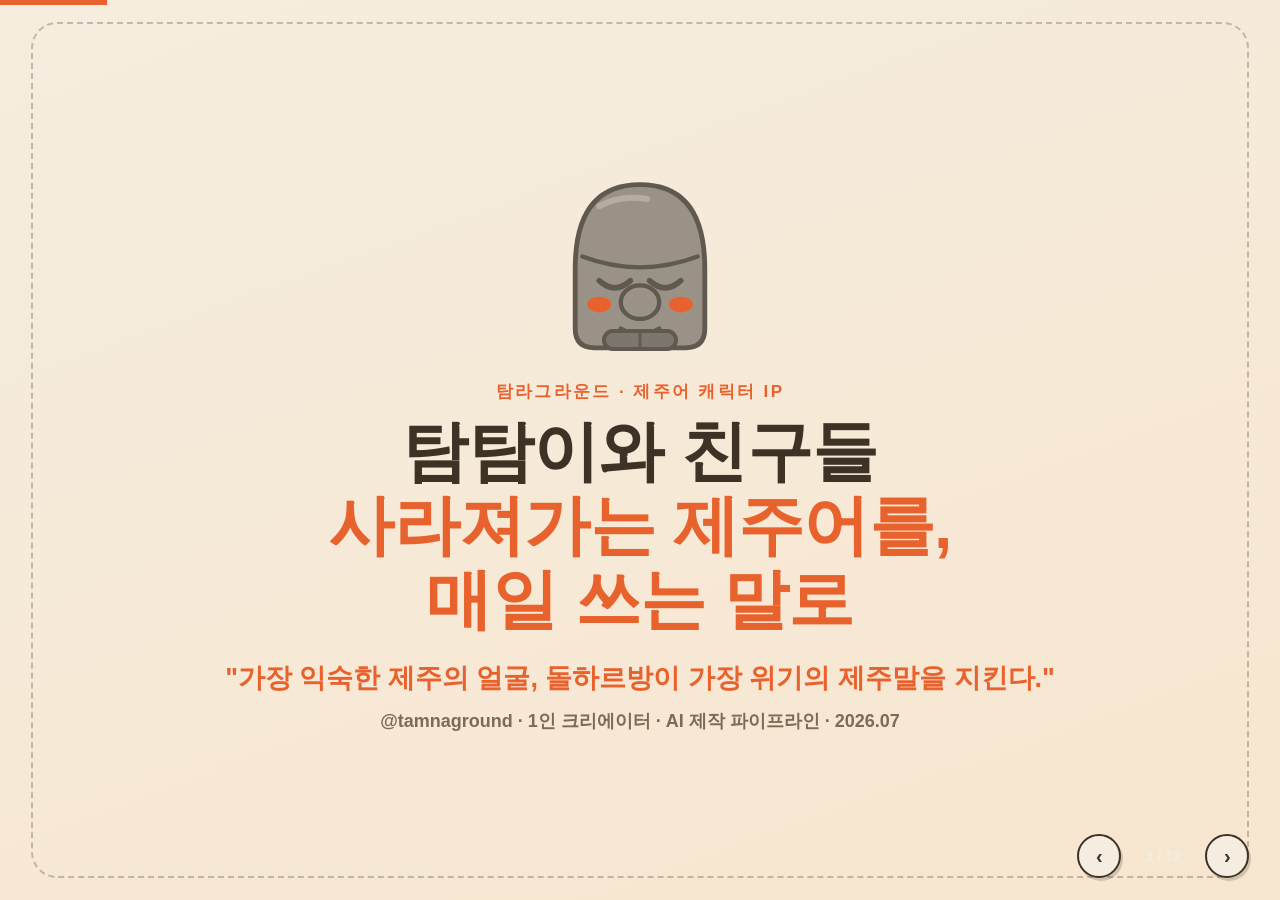
<file: 탐탐이와친구들/피치덱.html>
<!doctype html>
<html lang="ko">
<head>
<meta charset="utf-8">
<meta name="viewport" content="width=device-width, initial-scale=1">
<title>탐탐이와 친구들 — 피치덱</title>
<style>
  :root{
    --cream:#F5EDDF; --orange:#E8622D; --yellow:#FFCC5C; --yellow2:#F7C873;
    --green:#2F7A3D; --green2:#BCD9A0; --blue:#1D5BB8; --blue2:#2563AC;
    --pink:#F2A9C4; --ink:#3E3226;
    --font: -apple-system, BlinkMacSystemFont, "Segoe UI", "Apple SD Gothic Neo",
            "Malgun Gothic", "Noto Sans KR", "맑은 고딕", sans-serif;
  }
  *{box-sizing:border-box; margin:0; padding:0;}
  html,body{height:100%;}
  body{
    font-family:var(--font); color:var(--ink); background:#2a2118;
    overflow:hidden; -webkit-font-smoothing:antialiased;
    word-break:keep-all; overflow-wrap:break-word;
  }
  /* stage */
  #stage{
    position:fixed; inset:0; display:flex; align-items:center; justify-content:center;
  }
  .slide{
    position:absolute; inset:0; display:none; flex-direction:column;
    padding:6.2vh 7vw 8vh; background:var(--cream); overflow:auto;
    background-image:radial-gradient(circle at 12% 18%, rgba(255,204,92,.10), transparent 42%),
                     radial-gradient(circle at 88% 82%, rgba(47,122,61,.08), transparent 45%);
  }
  .slide.active{display:flex; animation:fade .5s ease;}
  @keyframes fade{from{opacity:0; transform:translateY(10px);} to{opacity:1; transform:none;}}

  /* dotted frame */
  .frame{position:absolute; inset:2.4vh 2.4vw; border:2.5px dashed var(--ink);
         border-radius:26px; opacity:.28; pointer-events:none;}

  /* generic type */
  .kicker{font-size:clamp(12px,1.5vw,17px); font-weight:800; letter-spacing:.14em;
          text-transform:uppercase; color:var(--orange); margin-bottom:1.4vh;}
  h1{font-size:clamp(30px,5.6vw,66px); line-height:1.12; font-weight:900; letter-spacing:-.01em;}
  h2{font-size:clamp(24px,3.7vw,44px); line-height:1.18; font-weight:900; letter-spacing:-.01em;}
  h2 .hl{color:var(--orange);}
  .lead{font-size:clamp(15px,1.9vw,23px); line-height:1.6; max-width:60ch; color:#5c4f3d;}
  .num{font-weight:900; color:var(--orange);}
  .foot{position:absolute; left:7vw; right:7vw; bottom:3vh;
        font-size:clamp(9px,1vw,12px); color:#8a7c67; line-height:1.5;
        border-top:1px solid rgba(62,50,38,.16); padding-top:1vh;
        padding-right:14vw;}
  .foot b{color:#6b5d47;}

  /* chips / cards */
  .row{display:flex; gap:1.4vw; flex-wrap:wrap;}
  .stat{background:#fff; border:2px solid var(--ink); border-radius:18px;
        padding:2.4vh 1.9vw; flex:1 1 0; min-width:170px;
        box-shadow:4px 5px 0 rgba(62,50,38,.14);}
  .stat .big{font-size:clamp(26px,3.6vw,44px); font-weight:900; color:var(--orange); line-height:1;}
  .stat .lbl{margin-top:1vh; font-size:clamp(12px,1.3vw,16px); color:#5c4f3d; line-height:1.4; font-weight:600;}

  table{width:100%; border-collapse:separate; border-spacing:0; font-size:clamp(11px,1.35vw,17px);}
  th,td{text-align:left; padding:1.35vh 1.1vw; border-bottom:1.5px solid rgba(62,50,38,.16); vertical-align:top;}
  th{background:var(--ink); color:var(--cream); font-weight:800;}
  th:first-child{border-top-left-radius:12px;} th:last-child{border-top-right-radius:12px;}
  tr:last-child td{border-bottom:none;}
  td .em{color:var(--orange); font-weight:800;}
  .rank{display:inline-flex; width:1.7em; height:1.7em; border-radius:50%; background:var(--orange);
        color:#fff; font-weight:900; align-items:center; justify-content:center; font-size:.85em;}

  /* nav */
  #nav{position:fixed; bottom:2.4vh; right:2.4vw;
       display:flex; align-items:center; gap:14px; z-index:20;}
  .navbtn{width:44px; height:44px; border-radius:50%; border:2px solid var(--ink);
          background:var(--cream); color:var(--ink); font-size:20px; cursor:pointer;
          display:flex; align-items:center; justify-content:center; font-weight:900;
          box-shadow:2px 3px 0 rgba(62,50,38,.2); transition:transform .1s;}
  .navbtn:hover{transform:translateY(-2px); background:var(--yellow);}
  .navbtn:active{transform:translateY(0);}
  #counter{font-size:14px; font-weight:800; color:var(--cream); min-width:56px; text-align:center;}
  #progress{position:fixed; top:0; left:0; height:5px; background:var(--orange); z-index:30;
            transition:width .35s ease;}
  .hint{position:fixed; bottom:2.6vh; left:2.4vw; font-size:11px; color:#cbb99a; z-index:20;
        animation:hintfade 5s ease forwards;}
  @keyframes hintfade{0%,70%{opacity:1;} 100%{opacity:0; visibility:hidden;}}

  /* layout helpers */
  .split{display:flex; gap:3vw; align-items:center; flex:1;}
  .split .txt{flex:1.2;} .split .art{flex:1; display:flex; align-items:center; justify-content:center;}
  .mt{margin-top:2.4vh;} .mt-s{margin-top:1.4vh;}
  .tag{display:inline-block; background:var(--green2); color:var(--green); font-weight:800;
       padding:.5vh 1vw; border-radius:999px; font-size:clamp(11px,1.2vw,15px); border:1.5px solid var(--green);}
  .tag.o{background:#fbe0d4; color:var(--orange); border-color:var(--orange);}
  .tag.b{background:#d7e2f5; color:var(--blue); border-color:var(--blue);}

  ul.clean{list-style:none; display:flex; flex-direction:column; gap:1.5vh; margin-top:1vh;}
  ul.clean li{display:flex; gap:.9vw; font-size:clamp(14px,1.7vw,21px); line-height:1.45; color:#4a3f30;}
  ul.clean li .dot{flex:none; width:1.5em; height:1.5em; border-radius:50%; background:var(--orange);
        color:#fff; font-weight:900; display:flex; align-items:center; justify-content:center; font-size:.85em; margin-top:.1em;}

  /* character card grid */
  .chargrid{display:grid; grid-template-columns:repeat(4,1fr); gap:1.6vw; flex:1; align-content:center;}
  .card{background:#fff; border:2px solid var(--ink); border-radius:18px; padding:1.8vh 1vw;
        display:flex; flex-direction:column; align-items:center; text-align:center;
        box-shadow:3px 4px 0 rgba(62,50,38,.14);}
  .card svg{width:100%; height:auto; max-height:15vh;}
  .card .cname{font-weight:900; font-size:clamp(14px,1.5vw,20px); margin-top:.8vh;}
  .card .crole{font-size:clamp(10px,1.05vw,13px); color:#7a6c56; margin-top:.3vh; line-height:1.3;}
  .card .cline{margin-top:.9vh; font-size:clamp(11px,1.2vw,15px); font-weight:800; color:var(--orange);
        background:var(--cream); border-radius:999px; padding:.4vh .7vw;}
  .card .ctr{font-size:clamp(9px,.95vw,12px); color:#9a8b73; margin-top:.3vh;}

  .roadmap{display:grid; grid-template-columns:repeat(4,1fr); gap:1.3vw; flex:1; align-content:center;}
  .q{background:#fff; border:2px solid var(--ink); border-radius:16px; padding:2vh 1.2vw;
     box-shadow:3px 4px 0 rgba(62,50,38,.14); display:flex; flex-direction:column;}
  .q .qh{font-weight:900; color:var(--orange); font-size:clamp(14px,1.5vw,20px);}
  .q .qd{font-size:clamp(10px,1.1vw,13px); color:#8a7c67; font-weight:700; margin-bottom:1vh;}
  .q .qt{font-weight:800; font-size:clamp(12px,1.35vw,16px); margin-bottom:1vh; line-height:1.25;}
  .q ul{list-style:none; display:flex; flex-direction:column; gap:.7vh;}
  .q li{font-size:clamp(10px,1.15vw,14px); color:#4a3f30; line-height:1.35; padding-left:1em; position:relative;}
  .q li::before{content:"·"; position:absolute; left:0; color:var(--orange); font-weight:900;}

  .adv{display:grid; grid-template-columns:repeat(3,1fr); gap:1.6vw; flex:1; align-content:center;}
  .advc{background:#fff; border:2px solid var(--ink); border-radius:20px; padding:3vh 1.6vw;
        box-shadow:4px 5px 0 rgba(62,50,38,.14);}
  .advc .ico{width:56px; height:56px; border-radius:14px; display:flex; align-items:center; justify-content:center;
        font-size:30px; margin-bottom:1.6vh; border:2px solid var(--ink);}
  .advc h3{font-size:clamp(16px,1.9vw,24px); font-weight:900; margin-bottom:1vh;}
  .advc p{font-size:clamp(12px,1.35vw,17px); color:#5c4f3d; line-height:1.5;}

  .jeju{color:var(--orange); font-weight:900;}
  .std{color:#8a7c67; font-weight:600; font-size:.72em;}

  /* cover */
  #s1{align-items:center; justify-content:center; text-align:center;
      background:linear-gradient(160deg,#F5EDDF 0%, #f7e6cf 100%);}
  #s1 h1{max-width:20ch;}
  #s1 .sub{margin-top:2.6vh; font-size:clamp(16px,2.2vw,27px); color:var(--orange); font-weight:800;}
  #s1 .who{margin-top:1.4vh; font-size:clamp(13px,1.5vw,18px); color:#7a6c56; font-weight:700;}
</style>
</head>
<body>
<div id="progress"></div>
<div id="stage">

  <!-- SLIDE 1 — 표지 -->
  <section class="slide active" id="s1">
    <div class="frame"></div>
    <div style="margin-bottom:1vh">
      <!-- 탐탐이 hero — 돌하르방 -->
      <svg viewBox="0 0 200 180" width="min(30vw,240px)" aria-label="탐탐이 돌하르방">
        <!-- body + 벙거지 모자 한 덩어리 -->
        <path d="M46 98 Q46 28 100 28 Q154 28 154 98 L154 148 Q154 164 138 164 L62 164 Q46 164 46 148 Z" fill="#9A9187" stroke="#5F594F" stroke-width="4"/>
        <!-- 모자 챙(부조선) -->
        <path d="M52 88 Q100 106 148 88" fill="none" stroke="#5F594F" stroke-width="3.6" stroke-linecap="round"/>
        <!-- 화강암 하이라이트 -->
        <path d="M66 46 Q84 36 106 40" fill="none" stroke="#B5ADA2" stroke-width="5" stroke-linecap="round"/>
        <!-- 지그시 감은 초승달 눈 -->
        <path d="M66 108 q13 12 26 0" fill="none" stroke="#5F594F" stroke-width="4.6" stroke-linecap="round"/>
        <path d="M108 108 q13 12 26 0" fill="none" stroke="#5F594F" stroke-width="4.6" stroke-linecap="round"/>
        <!-- cheeks -->
        <ellipse cx="66" cy="128" rx="10" ry="6.5" fill="#E8622D"/>
        <ellipse cx="134" cy="128" rx="10" ry="6.5" fill="#E8622D"/>
        <!-- 큼직한 주먹코 -->
        <ellipse cx="100" cy="126" rx="16" ry="14" fill="#9A9187" stroke="#5F594F" stroke-width="3.6"/>
        <!-- 온화한 미소 -->
        <path d="M84 148 q16 9 32 0" fill="none" stroke="#5F594F" stroke-width="3.6" stroke-linecap="round"/>
        <!-- 배 위에 포갠 두 손 -->
        <rect x="70" y="150" width="60" height="15" rx="7.5" fill="#7E766C" stroke="#5F594F" stroke-width="3.4"/>
        <line x1="100" y1="150" x2="100" y2="165" stroke="#5F594F" stroke-width="2.4"/>
      </svg>
    </div>
    <div class="kicker">탐라그라운드 · 제주어 캐릭터 IP</div>
    <h1>탐탐이와 친구들<br><span style="color:var(--orange)">사라져가는 제주어를, 매일 쓰는 말로</span></h1>
    <div class="sub">"가장 익숙한 제주의 얼굴, 돌하르방이 가장 위기의 제주말을 지킨다."</div>
    <div class="who">@tamnaground · 1인 크리에이터 · AI 제작 파이프라인 · 2026.07</div>
  </section>

  <!-- SLIDE 2 — 문제 -->
  <section class="slide" id="s2">
    <div class="frame"></div>
    <div class="kicker">The Problem · 문제</div>
    <h2>제주어는 <span class="hl">박물관으로 가는 중</span>입니다.</h2>
    <p class="lead mt-s">유네스코는 2010년 12월 제주어를 <b>'아주 심각한 위기(critically endangered)'</b> — 소멸 5단계 중 4단계 언어로 분류했습니다. 정책은 있지만, 정작 사람들이 <b>매일 쓰는 말</b>에서는 빠르게 사라지고 있습니다.</p>
    <div class="row mt">
      <div class="stat"><div class="big">4단계</div><div class="lbl">유네스코 소멸위기 등급<br>(5단계 중 · 2010.12)</div></div>
      <div class="stat"><div class="big">160억원</div><div class="lbl">제4차 제주어 발전 기본계획<br>(2023~2027) — 그러나 '보존' 중심</div></div>
      <div class="stat"><div class="big">0</div><div class="lbl">제주어의 '말' 자체를<br>세계관으로 삼은 캐릭터 IP</div></div>
    </div>
    <p class="lead mt"><b>적은 '악당'이 아니라 '잊힘'입니다.</b> 언어는 정책이 아니라 콘텐츠로 살아납니다 — 아이누어를 살린 건 '골든 카무이'였습니다.</p>
    <div class="foot"><b>출처</b> 유네스코 소멸위기 언어 분류(2010.12), 제4차 제주어 발전 기본계획(2023~2027, 160억원) — 종합리서치보고서 3.5·1장. 제주어 감수: 제주어연구소 감수 예정.</div>
  </section>

  <!-- SLIDE 3 — 타이밍 -->
  <section class="slide" id="s3">
    <div class="frame"></div>
    <div class="kicker">The Timing · 골든타임</div>
    <h2>'폭싹 속았수다' 후광이 <span class="hl">아직 켜져 있습니다.</span></h2>
    <p class="lead mt-s"><span class="jeju">폭싹 속았수다</span> <span class="std">(수고하셨습니다)</span> — 이 한 마디가 전국에 제주어 수요를 만들었습니다. 특수는 <b>반드시 꺼집니다.</b> 후광이 남은 지금, 자체 IP 팬덤으로 전환할 시간입니다.</p>
    <div class="row mt">
      <div class="stat"><div class="big">3,480만</div><div class="lbl">'폭싹 속았수다'<br>2025 상반기 시청수</div></div>
      <div class="stat"><div class="big">월 220만회</div><div class="lbl">제주어 유튜브 조회수<br>(2024년 월 최고치의 2배+)</div></div>
      <div class="stat"><div class="big">2026</div><div class="lbl">후광이 남은 골든타임<br>— 전환 못 하면 관심도 꺼진다</div></div>
    </div>
    <p class="lead mt">전략: 편승 시리즈('드라마 속 그 제주어')로 <b>유입</b> → 세계관 팬덤으로 <b>전환</b>. 편승 콘텐츠는 유입 전용, 90일 내 회유 링크 구조.</p>
    <div class="foot"><b>출처</b> '폭싹 속았수다' 2025 상반기 시청수 3,480만·제주어 유튜브 월 조회수 220만회(2024 월 최고치 2배+) — 종합리서치보고서 1장·4.3. 제주어 감수: 제주어연구소 감수 예정.</div>
  </section>

  <!-- SLIDE 4 — 시장 -->
  <section class="slide" id="s4">
    <div class="frame"></div>
    <div class="kicker">The Market · 시장</div>
    <h2>캐릭터 굿즈는 <span class="hl">틈새가 아니라 대중 소비재</span>입니다.</h2>
    <p class="lead mt-s">소비 주도층은 아동이 아닌 <b>2030 '어른이'</b>. 제품 문법도 '아이 장난감'에서 '데스크테리어·키링·가치소비 굿즈'로 옮겨갔습니다.</p>
    <div class="row mt">
      <div class="stat"><div class="big">11.5~13조원</div><div class="lbl">국내 캐릭터 산업 매출<br>(콘진원 기준·출처별 편차)</div></div>
      <div class="stat"><div class="big">81.5%</div><div class="lbl">캐릭터 상품 <b>구매 경험</b><br>(이용 경험 95.7%)</div></div>
      <div class="stat"><div class="big">45.5%</div><div class="lbl">팝업스토어<br>방문 경험</div></div>
      <div class="stat"><div class="big">89.8%</div><div class="lbl">텀블벅 이용자 여성 비중<br>— 1020 중심, 타깃과 일치</div></div>
    </div>
    <p class="lead mt">1차 타깃 = <b>1020·2030 여성</b>(제주 여행자·이주민·'폭싹 속았수다' 시청자). 캐릭터를 '공부'가 아닌 '감성 밈'으로 소비하는 집단.</p>
    <div class="foot"><b>출처</b> 캐릭터 산업 매출 11.5조~13조원(2023~2024, 콘진원 기준·출처별 편차)·구매 경험 81.5%·이용 95.7%·팝업 45.5%(2024 캐릭터 이용자 조사)·텀블벅 여성 89.8% — 종합리서치보고서 2.1·2.2·5.2. 제주어 감수: 제주어연구소 감수 예정.</div>
  </section>

  <!-- SLIDE 5 — 공백 -->
  <section class="slide" id="s5">
    <div class="frame"></div>
    <div class="kicker">The Gap · 경쟁 공백</div>
    <h2>비주얼 모티프는 <span class="hl">포화</span>, '말' IP는 <span class="hl">공백</span>.</h2>
    <div class="split mt-s">
      <div class="txt">
        <p class="lead">해녀·감귤·돌하르방은 모두 <b>비주얼</b> 모티프입니다 — 이미 선점됐습니다. 탐탐이도 가장 익숙한 <b>돌하르방</b>의 얼굴을 하고 있지만, 차별화는 생김새가 아니라 <b>'말'</b>에 있습니다. 소멸위기 언어인 제주어의 <b>'말' 자체</b>를 대사 시스템·말버릇·세계관의 심장으로 삼은 IP는 <span class="jeju">어신디</span> <span class="std">(없는데)</span>.</p>
        <table class="mt">
          <tr><th>선점된 영역</th><th>모티프</th><th>상태</th></tr>
          <tr><td>몽니</td><td>해녀</td><td>비주얼 선점</td></tr>
          <tr><td>귤메달</td><td>감귤</td><td>비주얼 선점</td></tr>
          <tr><td>돌이와 소리</td><td>돌하르방</td><td>공공 홍보용</td></tr>
          <tr><td class="em">탐탐이</td><td class="em">제주어(말)</td><td class="em">공백 — 유일 포지션</td></tr>
        </table>
      </div>
      <div class="art">
        <div style="text-align:center">
          <div style="font-size:clamp(30px,4.5vw,58px); font-weight:900; color:var(--orange); line-height:1.1">숏폼 + AI<br>파이프라인</div>
          <div class="lead" style="margin-top:1.6vh; max-width:22ch">저비용 캐릭터 콘텐츠 영역엔 <b>경쟁자가 사실상 부재</b>합니다.</div>
        </div>
      </div>
    </div>
    <div class="foot"><b>출처</b> 제주 캐릭터 IP 지형(몽니·귤메달·돌이와 소리)·경쟁 공백 검증 — 종합리서치보고서 4.1·4.2. 제주어 감수: 제주어연구소 감수 예정.</div>
  </section>

  <!-- SLIDE 6 — 솔루션 -->
  <section class="slide" id="s6">
    <div class="frame"></div>
    <div class="kicker">The Solution · 솔루션</div>
    <h2>세계관이 곧 <span class="hl">발행 시스템</span>입니다.</h2>
    <div class="split mt-s">
      <div class="txt">
        <p class="lead">수문장 돌하르방 <b>탐탐이</b>는 옛 제주말의 <b>'정답'</b>을 알고, <b>매일 한 마디씩</b> 세상에 내어줍니다. 제주어가 잊히면 <b>나무 수호신</b>이 품은 <b>'말의 새싹'</b>이 시들고, 누군가 다시 소리 내면 새싹이 다시 자랍니다.</p>
        <ul class="clean mt-s">
          <li><span class="dot">1</span><div><b>'말의 새싹' = 제주어 생명력 게이지.</b> 나무 수호신이 품은 새싹이 곧 게이지 — 6잎 꽃은 프레임 장식 모티프로만.</div></li>
          <li><span class="dot">2</span><div><b>시청자가 곧 구원자.</b> 댓글로 따라 쓰면 다음 화에 새싹이 자란다 — "한 마디 따라 쓰는 것도 지키는 것".</div></li>
          <li><span class="dot">3</span><div><b>적은 잊힘, 빌런은 없다.</b> 전투 없이 정서는 항상 '위로'로 귀결.</div></li>
        </ul>
      </div>
      <div class="art">
        <svg viewBox="0 0 220 200" width="min(28vw,260px)" aria-label="말의 새싹 상태">
          <text x="110" y="16" text-anchor="middle" font-size="13" font-weight="800" fill="#3E3226">말의 새싹 3단계</text>
          <!-- 자라는 새싹 (발광) -->
          <g transform="translate(48,66)">
            <circle cx="0" cy="8" r="30" fill="#eaf3dd" opacity=".85"/>
            <path d="M0 34 V4" stroke="#5C8A3C" stroke-width="3.4" stroke-linecap="round"/>
            <path d="M0 12 q-12 -3 -15 -13 q12 0 15 8z" fill="#7FA653" stroke="#5C8A3C" stroke-width="1.8"/>
            <path d="M0 8 q12 -3 15 -13 q-12 0 -15 8z" fill="#7FA653" stroke="#5C8A3C" stroke-width="1.8"/>
            <path d="M-16 34 q16 9 32 0 q-3 8 -16 8 q-13 0 -16 -8z" fill="#B08D5F" stroke="#8F6F45" stroke-width="2"/>
            <text x="0" y="60" text-anchor="middle" font-size="12" font-weight="800" fill="#2F7A3D">자라는 새싹</text>
            <text x="0" y="74" text-anchor="middle" font-size="10" fill="#7a6c56">다시 쓴 말</text>
          </g>
          <!-- 평상 새싹 -->
          <g transform="translate(120,66)">
            <path d="M0 34 V6" stroke="#5C8A3C" stroke-width="3.2" stroke-linecap="round"/>
            <path d="M0 14 q-11 -3 -14 -12 q11 0 14 7z" fill="#7FA653" stroke="#5C8A3C" stroke-width="1.8"/>
            <path d="M0 10 q11 -3 14 -12 q-11 0 -14 7z" fill="#7FA653" stroke="#5C8A3C" stroke-width="1.8"/>
            <path d="M-16 34 q16 9 32 0 q-3 8 -16 8 q-13 0 -16 -8z" fill="#B08D5F" stroke="#8F6F45" stroke-width="2"/>
            <text x="0" y="60" text-anchor="middle" font-size="12" font-weight="800" fill="#5c4f3d">평상 새싹</text>
            <text x="0" y="74" text-anchor="middle" font-size="10" fill="#7a6c56">살아있는 말</text>
          </g>
          <!-- 시든 새싹 (잎 처짐 · 점선) -->
          <g transform="translate(188,66)">
            <path d="M0 34 V10" stroke="#3E3226" stroke-width="2" stroke-dasharray="3 2.5" stroke-linecap="round"/>
            <path d="M0 16 q-13 1 -17 12 q12 0 17 -8z" fill="#F5EDDF" stroke="#3E3226" stroke-width="1.6" stroke-dasharray="3 2"/>
            <path d="M0 14 q13 1 17 12 q-12 0 -17 -8z" fill="#F5EDDF" stroke="#3E3226" stroke-width="1.6" stroke-dasharray="3 2"/>
            <path d="M-16 34 q16 9 32 0 q-3 8 -16 8 q-13 0 -16 -8z" fill="#e8ddca" stroke="#8a7c67" stroke-width="1.8"/>
            <text x="0" y="60" text-anchor="middle" font-size="12" font-weight="800" fill="#8a7c67">시든 새싹</text>
            <text x="0" y="74" text-anchor="middle" font-size="10" fill="#9a8b73">잊혀가는 말</text>
          </g>
          <text x="110" y="182" text-anchor="middle" font-size="10" fill="#7a6c56">※ 고사 금지 — IP의 죽음.</text>
          <text x="110" y="196" text-anchor="middle" font-size="10" fill="#7a6c56">최대 위기는 '잎이 다 처진 상태'까지</text>
        </svg>
      </div>
    </div>
    <div class="foot"><b>출처</b> 실물캐릭터_스펙·세계관 확정안·캐릭터바이블 1.5('말의 새싹' 시스템). 모든 제주어 발행 전 감수. 제주어 감수: 제주어연구소 감수 예정.</div>
  </section>

  <!-- SLIDE 7 — 캐릭터 -->
  <section class="slide" id="s7">
    <div class="kicker" style="position:absolute; top:5vh; left:7vw">The Cast · 캐릭터 4명</div>
    <h2 style="position:absolute; top:8.4vh; left:7vw; right:7vw">말 한 마디가 <span class="hl">세상을 도는 순환 구조</span> — 넷이 모이면 '말의 생태계'</h2>
    <div class="chargrid" style="margin-top:15vh">
      <!-- 탐탐이 (돌하르방) -->
      <div class="card">
        <svg viewBox="0 0 120 120" aria-label="탐탐이 돌하르방">
          <path d="M28 60 Q28 20 60 20 Q92 20 92 60 L92 100 Q92 110 82 110 L38 110 Q28 110 28 100 Z" fill="#9A9187" stroke="#5F594F" stroke-width="2.6"/>
          <path d="M31 54 Q60 64 89 54" fill="none" stroke="#5F594F" stroke-width="2.4" stroke-linecap="round"/>
          <path d="M40 30 Q50 24 62 26" fill="none" stroke="#B5ADA2" stroke-width="3" stroke-linecap="round"/>
          <path d="M40 70 q7 7 14 0" fill="none" stroke="#5F594F" stroke-width="3" stroke-linecap="round"/>
          <path d="M66 70 q7 7 14 0" fill="none" stroke="#5F594F" stroke-width="3" stroke-linecap="round"/>
          <ellipse cx="40" cy="82" rx="6" ry="4" fill="#E8622D"/><ellipse cx="80" cy="82" rx="6" ry="4" fill="#E8622D"/>
          <ellipse cx="60" cy="80" rx="9.5" ry="8.5" fill="#9A9187" stroke="#5F594F" stroke-width="2.4"/>
          <path d="M50 93 q10 6 20 0" fill="none" stroke="#5F594F" stroke-width="2.4" stroke-linecap="round"/>
          <rect x="45" y="99" width="30" height="10" rx="5" fill="#7E766C" stroke="#5F594F" stroke-width="2.2"/>
          <line x1="60" y1="99" x2="60" y2="109" stroke="#5F594F" stroke-width="1.6"/>
        </svg>
        <div class="cname">탐탐이</div>
        <div class="crole">돌하르방 · 말을 지키는 자</div>
        <div class="cline">게메이~</div>
        <div class="ctr">글쎄 말이야~ · 정답을 아는 자</div>
      </div>
      <!-- 물의 수호신 (물방울) -->
      <div class="card">
        <svg viewBox="0 0 120 120" aria-label="물의 수호신">
          <path d="M30 30 q3 5 0 8 q-3 -3 0 -8z" fill="#A8DCD9" stroke="#6FB8B2" stroke-width="1.4"/>
          <path d="M92 34 q2.5 4 0 6.5 q-2.5 -2.5 0 -6.5z" fill="#A8DCD9" stroke="#6FB8B2" stroke-width="1.4"/>
          <path d="M46 64 Q32 52 28 40" fill="none" stroke="#6FB8B2" stroke-width="5" stroke-linecap="round"/>
          <path d="M74 64 Q88 52 92 40" fill="none" stroke="#6FB8B2" stroke-width="5" stroke-linecap="round"/>
          <circle cx="27" cy="38" r="4" fill="#A8DCD9" stroke="#6FB8B2" stroke-width="2"/>
          <circle cx="93" cy="38" r="4" fill="#A8DCD9" stroke="#6FB8B2" stroke-width="2"/>
          <ellipse cx="51" cy="101" rx="7" ry="4.5" fill="#6FB8B2"/><ellipse cx="69" cy="101" rx="7" ry="4.5" fill="#6FB8B2"/>
          <path d="M60 18 Q43 48 43 70 Q43 98 60 98 Q77 98 77 70 Q77 48 60 18 Z" fill="#A8DCD9" stroke="#6FB8B2" stroke-width="2.6"/>
          <path d="M60 18 Q54 26 58 32" fill="none" stroke="#6FB8B2" stroke-width="2.4" stroke-linecap="round"/>
          <path d="M47 80 q6.5 -6 13 0 q6.5 6 13 0" fill="none" stroke="#CDEDEA" stroke-width="4" stroke-linecap="round"/>
          <ellipse cx="47" cy="70" rx="5.5" ry="3.8" fill="#F2B8A0"/><ellipse cx="73" cy="70" rx="5.5" ry="3.8" fill="#F2B8A0"/>
          <circle cx="53" cy="64" r="4" fill="#4A3B30"/><circle cx="67" cy="64" r="4" fill="#4A3B30"/>
          <circle cx="54.4" cy="62.6" r="1.2" fill="#fff"/><circle cx="68.4" cy="62.6" r="1.2" fill="#fff"/>
          <path d="M55 72 q5 5 10 0" fill="#6FB8B2"/>
        </svg>
        <div class="cname">물의 수호신</div>
        <div class="crole">물방울 · 말을 나르는 자</div>
        <div class="cline">혼저혼저!</div>
        <div class="ctr">어서어서!</div>
      </div>
      <!-- 나무의 수호신 (새싹 통나무) -->
      <div class="card">
        <svg viewBox="0 0 120 120" aria-label="나무의 수호신">
          <ellipse cx="50" cy="111" rx="8" ry="4.5" fill="#7FA653" stroke="#5C8A3C" stroke-width="2"/>
          <ellipse cx="70" cy="111" rx="8" ry="4.5" fill="#7FA653" stroke="#5C8A3C" stroke-width="2"/>
          <path d="M40 68 Q28 62 23 51" fill="none" stroke="#8F6F45" stroke-width="3.6" stroke-linecap="round"/>
          <ellipse cx="18" cy="46" rx="6" ry="3.4" fill="#7FA653" stroke="#5C8A3C" stroke-width="1.8" transform="rotate(-35 18 46)"/>
          <ellipse cx="27" cy="42" rx="6" ry="3.4" fill="#7FA653" stroke="#5C8A3C" stroke-width="1.8" transform="rotate(-70 27 42)"/>
          <path d="M40 52 L40 102 Q40 110 48 110 L72 110 Q80 110 80 102 L80 52 Z" fill="#D9B98C" stroke="#8F6F45" stroke-width="2.6"/>
          <ellipse cx="60" cy="52" rx="20" ry="8" fill="#D9B98C" stroke="#8F6F45" stroke-width="2.6"/>
          <ellipse cx="60" cy="52" rx="13" ry="5" fill="none" stroke="#B08D5F" stroke-width="2"/>
          <ellipse cx="60" cy="52" rx="6" ry="2.2" fill="none" stroke="#B08D5F" stroke-width="1.8"/>
          <path d="M44 96 q4 -6 9 -4 q-1 6 -9 4z" fill="#B08D5F" opacity=".55"/>
          <circle cx="53" cy="72" r="2.6" fill="#5F4A34"/><circle cx="67" cy="72" r="2.6" fill="#5F4A34"/>
          <path d="M55 80 q5 4 10 0" fill="none" stroke="#5F4A34" stroke-width="2.2" stroke-linecap="round"/>
          <ellipse cx="46" cy="78" rx="5" ry="3.2" fill="#E8A87C"/><ellipse cx="74" cy="78" rx="5" ry="3.2" fill="#E8A87C"/>
          <path d="M80 80 Q80 94 68 95" fill="none" stroke="#8F6F45" stroke-width="3.6" stroke-linecap="round"/>
          <path d="M63 96 V86" stroke="#5C8A3C" stroke-width="2.6" stroke-linecap="round"/>
          <path d="M63 89 q-7 -3 -9 -9 q7 1 9 6z" fill="#7FA653" stroke="#5C8A3C" stroke-width="1.6"/>
          <path d="M63 87 q7 -3 9 -9 q-7 1 -9 6z" fill="#7FA653" stroke="#5C8A3C" stroke-width="1.6"/>
        </svg>
        <div class="cname">나무의 수호신</div>
        <div class="crole">새싹 통나무 · 말을 기르는 자</div>
        <div class="cline">~수다</div>
        <div class="ctr">'말의 새싹'의 화신</div>
      </div>
      <!-- 돌의 수호신 (윙크하는 현무암) -->
      <div class="card">
        <svg viewBox="0 0 120 120" aria-label="돌의 수호신">
          <circle cx="27" cy="72" r="9" fill="#5A554F" stroke="#45403A" stroke-width="2.4"/>
          <circle cx="93" cy="72" r="9" fill="#5A554F" stroke="#45403A" stroke-width="2.4"/>
          <ellipse cx="60" cy="40" rx="11" ry="7.5" fill="#5A554F" stroke="#45403A" stroke-width="2.4"/>
          <path d="M82 44 q9 -6 13 1 q-8 4 -13 -1z" fill="#7FA653" stroke="#5C8A3C" stroke-width="1.6"/>
          <ellipse cx="60" cy="74" rx="35" ry="31" fill="#5A554F" stroke="#45403A" stroke-width="2.6"/>
          <circle cx="40" cy="60" r="2.2" fill="#383430"/><circle cx="82" cy="66" r="2" fill="#383430"/>
          <circle cx="74" cy="92" r="2.4" fill="#383430"/><circle cx="44" cy="88" r="1.8" fill="#383430"/>
          <ellipse cx="42" cy="78" rx="5.5" ry="3.6" fill="#C77E5E"/><ellipse cx="78" cy="78" rx="5.5" ry="3.6" fill="#C77E5E"/>
          <circle cx="50" cy="70" r="5.2" fill="#F5EDDF"/><circle cx="50" cy="70" r="2.6" fill="#3E3226"/>
          <path d="M64 71 q6 -6 12 0" fill="none" stroke="#F5EDDF" stroke-width="2.8" stroke-linecap="round"/>
          <path d="M48 82 Q60 96 72 82 Q60 88 48 82 Z" fill="#7A4A3E"/>
          <path d="M48 82 Q60 96 72 82" fill="none" stroke="#F5EDDF" stroke-width="2" stroke-linecap="round"/>
          <circle cx="46" cy="98" r="3" fill="#6b655d" stroke="#45403A" stroke-width="1.4"/>
          <circle cx="55" cy="101" r="3" fill="#6b655d" stroke="#45403A" stroke-width="1.4"/>
          <circle cx="65" cy="101" r="3" fill="#6b655d" stroke="#45403A" stroke-width="1.4"/>
          <circle cx="74" cy="98" r="3" fill="#6b655d" stroke="#45403A" stroke-width="1.4"/>
        </svg>
        <div class="cname">돌의 수호신</div>
        <div class="crole">현무암 · 말을 듣는 자</div>
        <div class="cline">...기여.</div>
        <div class="ctr">…맞아.</div>
      </div>
    </div>
    <p class="lead" style="text-align:center; margin-top:2vh; max-width:none">역할 축: 지키다·알다(탐탐이) → 나르다(물) → 기르다(나무) → 듣다(돌) · 순차 공개, 간판은 릴스 반응 데이터로 발굴 <span class="std">(라이언은 카카오프렌즈 출범 약 3년 뒤 추가된 8번째 캐릭터였다)</span></p>
    <div class="foot"><b>출처</b> 실물캐릭터_스펙·캐릭터바이블 2장(4인 상세)·확정안 3장, 라이언 발굴 교훈 — 종합리서치보고서 3.1. 개별 애칭 미확정 · 모든 제주어 표준어 병기·발행 전 감수. 제주어 감수: 제주어연구소 감수 예정.</div>
  </section>

  <!-- SLIDE 8 — 검증된 경로 -->
  <section class="slide" id="s8">
    <div class="frame"></div>
    <div class="kicker">Proven Path · 검증된 경로</div>
    <h2>망그러진곰이 밟은 길을 <span class="hl">그대로 밟습니다.</span></h2>
    <p class="lead mt-s">1인 작가 캐릭터가 대형 유통까지 도달한 <b>4단계 경로</b> — 2021~2026년 반복 재현됐고, 실패 비용이 '노동 시간'으로 한정돼 <b>재고 파국이 구조적으로 불가능</b>합니다.</p>
    <div class="row mt" style="align-items:stretch">
      <div class="stat"><div style="font-weight:900;color:var(--orange)">STEP 1</div><div class="big" style="font-size:clamp(18px,2.2vw,26px);margin-top:.6vh">SNS 밈화</div><div class="lbl">쇼츠·릴스로 팬덤 깔때기. 시그니처 어미 = 밈 해시태그</div></div>
      <div class="stat"><div style="font-weight:900;color:var(--orange)">STEP 2</div><div class="big" style="font-size:clamp(18px,2.2vw,26px);margin-top:.6vh">카카오 이모티콘</div><div class="lbl">수익 검증 관문 + 전국 노출. 제안 무료</div></div>
      <div class="stat"><div style="font-weight:900;color:var(--orange)">STEP 3</div><div class="big" style="font-size:clamp(18px,2.2vw,26px);margin-top:.6vh">굿즈·펀딩</div><div class="lbl">무재고 POD → 텀블벅으로 수요 검증</div></div>
      <div class="stat"><div style="font-weight:900;color:var(--orange)">STEP 4</div><div class="big" style="font-size:clamp(18px,2.2vw,26px);margin-top:.6vh">콜라보·라이선싱</div><div class="lbl">팬덤을 지렛대로 B2B 확장</div></div>
    </div>
    <div class="row mt">
      <div class="stat"><div class="big">7.3억원</div><div class="lbl">망그러진곰×두산베어스<br>팝업 단일 행사 매출</div></div>
      <div class="stat"><div class="big">4억원</div><div class="lbl">최고심×스파오<br>출시 당일 매출</div></div>
      <div class="stat"><div class="big">18.5억원</div><div class="lbl">대전 꿈돌이 라면 1년 미만<br>123만개 (지역 정체성×식품)</div></div>
    </div>
    <div class="foot"><b>출처</b> 인디 4단계 경로·망그러진곰 두산 팝업 7억 3,000만원·최고심 스파오 당일 4억원·꿈돌이 라면 123만개·18억 5,100만원 — 종합리서치보고서 3.2·3.4. 제주어 감수: 제주어연구소 감수 예정.</div>
  </section>

  <!-- SLIDE 9 — 수익 모델 -->
  <section class="slide" id="s9">
    <div class="frame"></div>
    <div class="kicker">Business Model · 수익 모델</div>
    <h2><span class="hl">병렬 5채널</span> — 어느 하나에도 종속되지 않는 구조</h2>
    <p class="lead mt-s" style="max-width:none">기본선(이모티콘+펀딩+POD)은 전부 <b>초기비용 ~0원</b>. "굿즈·매장에 1원도 선투자하지 않는다."</p>
    <table class="mt">
      <tr><th>#</th><th>채널</th><th>역할</th><th>12개월 목표 / 검증 수치</th></tr>
      <tr><td><span class="rank">1</span></td><td><b>카카오 이모티콘</b><br>+ OGQ·모히톡 동시</td><td>IP 검증 + 전국 유통망 노출</td><td>제안 누적 3회+·출시 2종+ · <span class="em">작가 몫 30~35%, OGQ 배분 70%</span> · 승인은 상방 이벤트(승인율 3~5% 추정)</td></tr>
      <tr><td><span class="rank">2</span></td><td><b>텀블벅 펀딩<br>+ POD</b></td><td>무재고 수요 검증 → 첫 실물 매출</td><td>목표 100~200만원, 달성률 300%+ 노출 · <span class="em">Start 8%, 공개예정 시 달성률 평균 2.5배</span> (문구·굿즈 평균 490만원)</td></tr>
      <tr><td><span class="rank">3</span></td><td><b>브랜디드</b><br><span class="std">조건부 상방</span></td><td>팔로워 1만 도달 시에만 편입</td><td>건당 <span class="em">7만~170만원</span>(릴스 +20~50%) · 기본 수익선에서 제외</td></tr>
      <tr><td><span class="rank">4</span></td><td><b>라이선싱</b><br>(쿠마몬식 이원)</td><td>팬덤 확보 후, 문서는 지금 구축</td><td>MG 0원 + 공장도가 <span class="em">3~5%</span> + 1년 + 단일 카테고리 · 인바운드 전용</td></tr>
      <tr><td><span class="rank">5</span></td><td><b>공공자금</b><br><span class="std">기대값 0</span></td><td>가속 장치 한정</td><td>2027년 정조준 — 예비창업패키지 평균 4,000만원 등</td></tr>
    </table>
    <div class="foot"><b>출처</b> 이모티콘 작가 몫 30~35%·OGQ 70%·승인율 3~5% 추정, 텀블벅 Start 8%·공개예정 2.5배·평균 490만원, 브랜디드 7만~170만원, 로열티 3~5% — 종합리서치보고서 5.1·5.2 / 전략서 4장. 제주어 감수: 제주어연구소 감수 예정.</div>
  </section>

  <!-- SLIDE 10 — 로드맵 -->
  <section class="slide" id="s10">
    <div class="frame"></div>
    <div class="kicker">Roadmap · 12개월 (2026.7~2027.6)</div>
    <h2>1년차는 '수익의 해'가 아니라 <span class="hl">'검증의 해'</span></h2>
    <div class="roadmap mt-s">
      <div class="q">
        <div class="qh">Q1</div><div class="qd">2026.7~9</div>
        <div class="qt">무장과 발사</div>
        <ul>
          <li>저작권·상표 선출원 (이름 공개 전)</li>
          <li>캐릭터 시트 고정 · 감수 계약</li>
          <li>이모티콘 시안 3세트 → 카카오 1차 제안 + OGQ·모히톡 동시 출시 (W5~6)</li>
          <li>쇼츠 정규 편성 주 3~4회</li>
          <li>소유 채널 개설(카톡·이메일)</li>
        </ul>
      </div>
      <div class="q">
        <div class="qh">Q2</div><div class="qd">2026.10~12</div>
        <div class="qt">오디션 결산·커머스 준비</div>
        <ul>
          <li><b>G1 게이트</b> — 발행 준수율·순증</li>
          <li>간판 캐릭터 데이터로 확정</li>
          <li>POD샵 오픈 (반응 상위 밈 컷)</li>
          <li>텀블벅 공개예정 알림 500명+</li>
          <li>2주 휴재 1회 (번아웃 방어)</li>
        </ul>
      </div>
      <div class="q">
        <div class="qh">Q3</div><div class="qd">2027.1~3</div>
        <div class="qt">첫 커머스·지원사업</div>
        <ul>
          <li><b>G2 게이트</b> (1월 초)</li>
          <li>텀블벅 첫 펀딩 오픈</li>
          <li>예비창업패키지 지원</li>
          <li>제30회 관광기념품 공모전 응모</li>
          <li>카카오 3차 제안</li>
        </ul>
      </div>
      <div class="q">
        <div class="qh">Q4</div><div class="qd">2027.4~6</div>
        <div class="qt">최소 오프라인·격상</div>
        <ul>
          <li>검증 품목만 제주 소품샵 위탁</li>
          <li>도내 로컬 F&B 비독점 1건 시도</li>
          <li>라이선싱 페어 부스 준비</li>
          <li><b>G3 게이트</b> (6월 말) — 팔로워 1만 여부</li>
        </ul>
      </div>
    </div>
    <p class="lead" style="margin-top:2vh; max-width:none"><span class="tag o">번아웃 경보</span> &nbsp;주 발행 3회 미만 2주 연속 시 즉시 휴재 → 포맷 A만 유지. <b>공급 중단 = IP 소멸.</b></p>
    <div class="foot"><b>출처</b> 전략서 5장 12개월 로드맵·게이트 리뷰(G1/G2/G3)·예비창업패키지 평균 4,000만원·경쟁률 49.4:1 — 전략서 5·7장. 제주어 감수: 제주어연구소 감수 예정.</div>
  </section>

  <!-- SLIDE 11 — 경쟁 우위 -->
  <section class="slide" id="s11">
    <div class="frame"></div>
    <div class="kicker">Moat · 경쟁 우위</div>
    <h2>복제하기 어려운 <span class="hl">세 겹의 레이어</span></h2>
    <div class="adv mt">
      <div class="advc">
        <div class="ico" style="background:#fbe0d4">🏛️</div>
        <h3>감수 체계</h3>
        <p>제주어연구소 감수 크레딧을 세계관에 내장(탐탐이 = 정답을 아는 자). 표기 오류('좋쑤콰') 논란을 최소비용으로 차단하고, 카카오 심사 창의성 항목의 무기로 전환. 수익 5% 보존 활동 환원 공표.</p>
      </div>
      <div class="advc">
        <div class="ico" style="background:#d7e2f5">🤖</div>
        <h3>AI 파이프라인</h3>
        <p>월 <b>$30~50</b>로 기획→이미지→애니→음성→편집 전 공정 커버. 카드뉴스 원고 재활용 발음 쇼츠 = 자동화 최적 포맷. 1소재 2채널 출력. 제주어는 실녹음, TTS는 표준어 한정.</p>
      </div>
      <div class="advc">
        <div class="ico" style="background:#d3ead9">🌬️</div>
        <h3>경량 모델</h3>
        <p>재고·매장·광고 대량집행 <b>0원</b>. 손실 상한 = 예산 500만원 + 노동 시간. 서울 해치(231종 전량 재고)·라인프렌즈 직영 축소가 준 교훈 — 대기업조차 버린 무거운 모델을 처음부터 안 탄다.</p>
      </div>
    </div>
    <p class="lead mt" style="max-width:none">그리고 무엇보다 — <b>지속성이 곧 해자(垓子)</b>입니다. 개인 소유 IP의 상시 운영은, 단체장 교체로 4년 만에 소멸한 공공 캐릭터가 흉내 낼 수 없는 우위입니다.</p>
    <div class="foot"><b>출처</b> 감수 체계·표기 오류 선례, AI 월 $30~50 파이프라인, 서울 해치 231종 전량 재고·지속성 해자 — 종합리서치보고서 3.5·4·7·8장. 제주어 감수: 제주어연구소 감수 예정.</div>
  </section>

  <!-- SLIDE 12 — 비전 + 연락처 -->
  <section class="slide" id="s12" style="align-items:center; justify-content:center; text-align:center; background:linear-gradient(160deg,#F5EDDF 0%, #f7e6cf 100%);">
    <div class="frame"></div>
    <svg viewBox="0 0 120 70" width="min(18vw,150px)" style="margin-bottom:2vh" aria-label="6잎 꽃">
      <g transform="translate(60,38)"><g fill="#FFCC5C" stroke="#3E3226" stroke-width="2">
        <ellipse cx="0" cy="-15" rx="7" ry="12"/><ellipse cx="0" cy="-15" rx="7" ry="12" transform="rotate(60)"/><ellipse cx="0" cy="-15" rx="7" ry="12" transform="rotate(120)"/><ellipse cx="0" cy="-15" rx="7" ry="12" transform="rotate(180)"/><ellipse cx="0" cy="-15" rx="7" ry="12" transform="rotate(240)"/><ellipse cx="0" cy="-15" rx="7" ry="12" transform="rotate(300)"/>
      </g><circle r="7" fill="#E8622D" stroke="#3E3226" stroke-width="2"/></g>
    </svg>
    <div class="kicker">The Vision · 비전</div>
    <h1 style="max-width:22ch">사라져가는 제주어를,<br><span style="color:var(--orange)">매일 쓰는 말로.</span></h1>
    <p class="lead" style="margin-top:2.4vh; text-align:center; max-width:44ch">유네스코 소멸위기 언어인 제주어를 박물관이 아니라 <b>카카오톡과 쇼츠 피드 안에서</b> 살아 움직이게. 골든카무이가 아이누어에 한 일을, 1인 크리에이터의 지속 가능한 규모로 상시화합니다.</p>
    <div style="margin-top:3vh; font-size:clamp(20px,2.6vw,32px); font-weight:900; color:var(--orange)">"제주어, 같이 지켜요."</div>
    <div style="margin-top:2.4vh; display:flex; gap:1vw; flex-wrap:wrap; justify-content:center">
      <span class="tag o">@tamnaground</span>
      <span class="tag">탐라그라운드</span>
      <span class="tag b">탐탐이와 친구들</span>
    </div>
    <div style="margin-top:3vh; font-size:clamp(11px,1.2vw,15px); color:#7a6c56; line-height:1.6">
      제주어 감수: 제주어연구소 감수 예정 · 수익의 5%는 제주어 보존 활동에 쓰입니다<br>ⓒ 탐탐이와 친구들
    </div>
  </section>

</div>

<div id="nav">
  <button class="navbtn" id="prev" aria-label="이전">‹</button>
  <span id="counter">1 / 12</span>
  <button class="navbtn" id="next" aria-label="다음">›</button>
</div>
<div class="hint">← → 방향키 · 클릭으로 이동</div>

<script>
  const slides = Array.from(document.querySelectorAll('.slide'));
  let i = 0;
  const counter = document.getElementById('counter');
  const prog = document.getElementById('progress');
  function show(n){
    i = Math.max(0, Math.min(slides.length-1, n));
    slides.forEach((s,idx)=>s.classList.toggle('active', idx===i));
    counter.textContent = (i+1)+' / '+slides.length;
    prog.style.width = ((i+1)/slides.length*100)+'%';
  }
  document.getElementById('next').onclick = ()=>show(i+1);
  document.getElementById('prev').onclick = ()=>show(i-1);
  document.addEventListener('keydown', e=>{
    if(e.key==='ArrowRight'||e.key==='PageDown'||e.key===' ') { show(i+1); e.preventDefault(); }
    else if(e.key==='ArrowLeft'||e.key==='PageUp') { show(i-1); e.preventDefault(); }
    else if(e.key==='Home') show(0);
    else if(e.key==='End') show(slides.length-1);
  });
  document.getElementById('stage').addEventListener('click', e=>{
    if(e.target.closest('#nav')) return;
    const x = e.clientX / window.innerWidth;
    if(x > 0.5) show(i+1); else show(i-1);
  });
  show(0);
</script>
</body>
</html>
</file>
<file: docs/style.css>
/* 탐라그라운드 성읍민속마을 안내 웹앱 */
:root {
  --cream: #F5EDDF;
  --cream-deep: #EFE3CD;
  --orange: #E8622D;
  --yellow: #FFCC5C;
  --yellow-soft: #F7C873;
  --green: #2F7A3D;
  --green-soft: #BCD9A0;
  --blue: #1D5BB8;
  --blue-mid: #2563AC;
  --pink: #F2A9C4;
  --ink: #3E3226;
  --ink-soft: #6B5D4C;
  --card: #FFFDF8;
  --radius: 18px;
}

* { margin: 0; padding: 0; box-sizing: border-box; }

html { -webkit-text-size-adjust: 100%; }

body {
  font-family: "Apple SD Gothic Neo", "Noto Sans KR", "Pretendard", "Malgun Gothic",
    "Noto Sans SC", "Noto Sans JP", -apple-system, BlinkMacSystemFont, "Segoe UI", sans-serif;
  background: var(--cream);
  color: var(--ink);
  line-height: 1.65;
  min-height: 100vh;
  word-break: keep-all;
  overflow-wrap: break-word;
}

#app {
  max-width: 680px;
  margin: 0 auto;
  padding: 16px 16px calc(32px + env(safe-area-inset-bottom));
}

a { color: var(--blue); }

/* ---------- header ---------- */
.site-header {
  text-align: center;
  padding: 18px 8px 10px;
}
.site-header .flower { width: 44px; height: 44px; display: inline-block; }
.site-header h1 {
  font-size: 1.45rem;
  letter-spacing: -0.02em;
  margin-top: 6px;
  color: var(--ink);
}
.site-header .subtitle {
  font-size: 0.85rem;
  color: var(--ink-soft);
  margin-top: 2px;
}
.brand-badge {
  display: inline-block;
  margin-top: 8px;
  font-size: 0.72rem;
  font-weight: 700;
  color: var(--orange);
  background: var(--card);
  border: 1.5px dashed var(--orange);
  border-radius: 999px;
  padding: 3px 12px;
}

/* ---------- language switcher ---------- */
.lang-bar {
  display: flex;
  flex-wrap: wrap;
  gap: 6px;
  justify-content: center;
  margin: 14px 0 18px;
}
.lang-bar button {
  font: inherit;
  font-size: 0.82rem;
  font-weight: 600;
  padding: 6px 12px;
  border-radius: 999px;
  border: 1.5px solid var(--ink-soft);
  background: var(--card);
  color: var(--ink);
  cursor: pointer;
  transition: transform 0.08s ease, background 0.15s ease;
}
.lang-bar button:active { transform: scale(0.95); }
.lang-bar button[aria-pressed="true"] {
  background: var(--orange);
  border-color: var(--orange);
  color: #fff;
}
.lang-bar button.je-tab[aria-pressed="true"] {
  background: var(--green);
  border-color: var(--green);
}

/* ---------- home: spot list ---------- */
.home-intro {
  background: var(--card);
  border: 2px dashed var(--yellow-soft);
  border-radius: var(--radius);
  padding: 16px 18px;
  font-size: 0.95rem;
  margin-bottom: 18px;
}
.home-intro .je-greet {
  font-weight: 800;
  font-size: 1.1rem;
  color: var(--green);
}

.spot-grid {
  display: grid;
  grid-template-columns: 1fr;
  gap: 12px;
  list-style: none;
}
@media (min-width: 520px) {
  .spot-grid { grid-template-columns: 1fr 1fr; }
}
.spot-card {
  display: flex;
  align-items: center;
  gap: 14px;
  background: var(--card);
  border: 2px solid var(--cream-deep);
  border-radius: var(--radius);
  padding: 14px 16px;
  text-decoration: none;
  color: var(--ink);
  transition: transform 0.1s ease, border-color 0.15s ease;
}
.spot-card:hover, .spot-card:focus-visible {
  border-color: var(--orange);
  transform: translateY(-1px);
}
.spot-card .icon {
  font-size: 1.9rem;
  flex-shrink: 0;
  width: 52px;
  height: 52px;
  display: flex;
  align-items: center;
  justify-content: center;
  background: var(--cream);
  border-radius: 14px;
}
.spot-card .meta { min-width: 0; }
.spot-card .name { font-weight: 700; font-size: 1.02rem; }
.spot-card .tagline {
  font-size: 0.8rem;
  color: var(--ink-soft);
  display: -webkit-box;
  -webkit-line-clamp: 2;
  -webkit-box-orient: vertical;
  overflow: hidden;
}

/* ---------- spot detail ---------- */
.back-link {
  display: inline-flex;
  align-items: center;
  gap: 6px;
  font-size: 0.88rem;
  font-weight: 600;
  color: var(--blue-mid);
  text-decoration: none;
  margin-bottom: 12px;
}

.spot-hero {
  background: var(--card);
  border: 2px dashed var(--orange);
  border-radius: var(--radius);
  padding: 22px 20px;
  text-align: center;
  margin-bottom: 16px;
}
.spot-hero .icon { font-size: 2.6rem; }
.spot-hero .category {
  display: inline-block;
  font-size: 0.72rem;
  font-weight: 700;
  color: var(--blue);
  background: #E9F0FB;
  border-radius: 999px;
  padding: 3px 12px;
  margin: 8px 0 6px;
}
.spot-hero h2 { font-size: 1.5rem; letter-spacing: -0.02em; }
.spot-hero .name-ko-sub {
  font-size: 0.9rem;
  color: var(--ink-soft);
  margin-top: 2px;
}
.spot-hero .heritage {
  font-size: 0.78rem;
  color: var(--green);
  font-weight: 600;
  margin-top: 6px;
}

.section-card {
  background: var(--card);
  border-radius: var(--radius);
  padding: 18px 20px;
  margin-bottom: 14px;
  border: 2px solid var(--cream-deep);
}
.section-card h3 {
  font-size: 0.95rem;
  color: var(--orange);
  margin-bottom: 10px;
  display: flex;
  align-items: center;
  gap: 6px;
}
.section-card p { margin-bottom: 10px; font-size: 0.97rem; }
.section-card p:last-child { margin-bottom: 0; }
.section-card ul { padding-left: 20px; }
.section-card li { margin-bottom: 8px; font-size: 0.93rem; }
.section-card li:last-child { margin-bottom: 0; }

/* 제주어 문장 쌍 (제주어 + 표준어 병기) */
.je-pair { margin-bottom: 14px; }
.je-pair:last-child { margin-bottom: 0; }
.je-pair .je-line {
  font-size: 1.05rem;
  font-weight: 700;
  color: var(--ink);
}
.je-pair .ko-line {
  font-size: 0.85rem;
  color: var(--ink-soft);
  margin-top: 2px;
  padding-left: 10px;
  border-left: 3px solid var(--green-soft);
}
.je-note {
  font-size: 0.78rem;
  color: var(--green);
  background: #F0F7EA;
  border-radius: 10px;
  padding: 8px 12px;
  margin-bottom: 14px;
}

/* ---------- TTS button ---------- */
.tts-btn {
  font: inherit;
  display: inline-flex;
  align-items: center;
  gap: 8px;
  font-size: 0.88rem;
  font-weight: 700;
  color: #fff;
  background: var(--blue-mid);
  border: none;
  border-radius: 999px;
  padding: 9px 18px;
  cursor: pointer;
  margin-bottom: 14px;
}
.tts-btn[data-speaking="true"] { background: var(--orange); }
.tts-btn:disabled { background: var(--ink-soft); opacity: 0.5; cursor: default; }
.tts-note { font-size: 0.75rem; color: var(--ink-soft); margin: -8px 0 14px; }

/* ---------- prev/next nav ---------- */
.spot-nav {
  display: flex;
  gap: 10px;
  margin: 18px 0 8px;
}
.spot-nav a {
  flex: 1;
  min-width: 0;
  background: var(--card);
  border: 2px solid var(--cream-deep);
  border-radius: 14px;
  padding: 10px 14px;
  text-decoration: none;
  color: var(--ink);
  font-size: 0.85rem;
}
.spot-nav a:hover { border-color: var(--orange); }
.spot-nav .dir { font-size: 0.72rem; color: var(--ink-soft); display: block; }
.spot-nav .next { text-align: right; }
.spot-nav .spacer { flex: 1; visibility: hidden; }

/* ---------- footer ---------- */
.site-footer {
  text-align: center;
  margin-top: 28px;
  padding-top: 18px;
  border-top: 2px dashed var(--yellow-soft);
  font-size: 0.8rem;
  color: var(--ink-soft);
}
.site-footer .motto {
  font-weight: 700;
  color: var(--orange);
  margin-bottom: 4px;
}

.not-found {
  text-align: center;
  padding: 40px 16px;
}
.not-found .icon { font-size: 3rem; }

@media (prefers-reduced-motion: reduce) {
  * { transition: none !important; }
}
</file>
